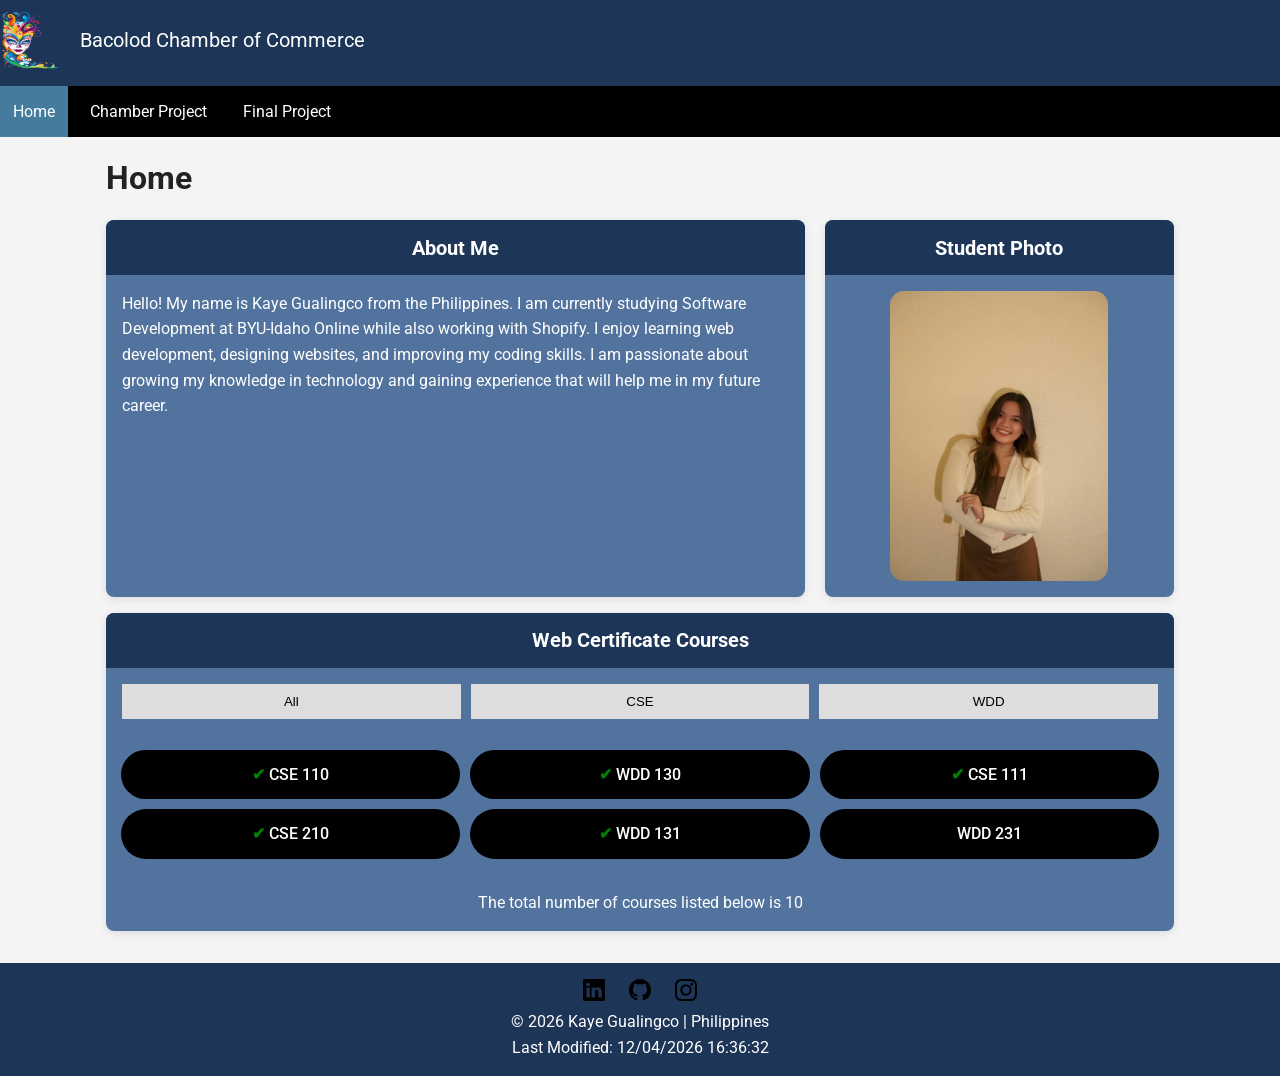
<file: index.html>
<!DOCTYPE html>
<html lang="en">

<head>
    <meta charset="UTF-8">
    <meta name="viewport" content="width=device-width, initial-scale=1.0">
    <title>Kaye J. Gualingco </title>
    <meta name="description"
        content="Kaye Gualingco's portfolio showcasing web development projects, course work, and skills in HTML, CSS, and JavaScript.">
    <meta name="author" content="Kaye Gualingco">
    <link rel="stylesheet" href="styles/course.css">
    <link rel="stylesheet" href="styles/larger-course.css">

    <link rel="icon" href="favicon.ico">

    <script src="scripts/course.js" defer></script>


    <link rel="preconnect" href="https://fonts.googleapis.com">
    <link rel="preconnect" href="https://fonts.gstatic.com" crossorigin>

    <!-- Google Font -->
    <link href="https://fonts.googleapis.com/css2?family=Roboto&display=swap" rel="stylesheet">
</head>

<body>
    <header>


        <div class="logo-title">
            <img src="images/masskara.png" alt="Site Logo" class="logo" width="50" height="50">
            <p class="site-title">Bacolod Chamber of Commerce</p>

        </div>
        <button type="button" id="menu">☰</button>


        <nav class="navigation">
            <a href="index.html" class="active">Home</a>
            <a href="chamber/index.html">Chamber Project</a>
            <a href="finalproject/index.html">Final Project</a>
        </nav>
    </header>

    <main>
        <h1>Home</h1>

        <div class="top-sections">
            <section class="card about">
                <h2>About Me</h2>
                <p>Hello! My name is Kaye Gualingco from the Philippines. I am currently studying Software Development
                    at BYU-Idaho Online while also working with Shopify. I enjoy learning web development, designing
                    websites, and improving my coding skills. I am passionate about growing my knowledge in technology
                    and gaining experience that will help me in my future career.</p>
            </section>

            <section class="card photo">
                <h2>Student Photo</h2>
                <img src="images/profile.jpg" alt="Kaye Gualingco Photo">
            </section>
        </div>

        <section class="card courses">
            <h2>Web Certificate Courses</h2>
            <div class="course-buttons">
                <button id="all">All</button>
                <button id="cse">CSE</button>
                <button id="wdd">WDD</button>
            </div>

            <div id="course-container"></div>
            <p class="credit-text">
                The total number of courses listed below is
                <span id="totalCredits"></span>
            </p>
        </section>
    </main>

    <footer>
        <div class="socials">
            <a href="https://www.linkedin.com/in/kaye-gualingco/" target="_blank"><img src="images/linkedin.svg"
                    alt="LinkedIn" width="16" height="16"></a>
            <a href="https://github.com/KayeJover/wdd231" target="_blank"><img src="images/github.svg" alt="GitHub"
                    width="16" height="16"></a>
            <a href="https://www.linkedin.com/in/kaye-gualingco-4171412ba/" target="_blank"><img
                    src="images/instagram.svg" alt="Instagram" width="16" height="16"></a>
        </div>
        <p>© <span id="currentyear"></span> Kaye Gualingco | Philippines</p>
        <p id="lastModified"></p>
    </footer>

</body>

</html>
</file>
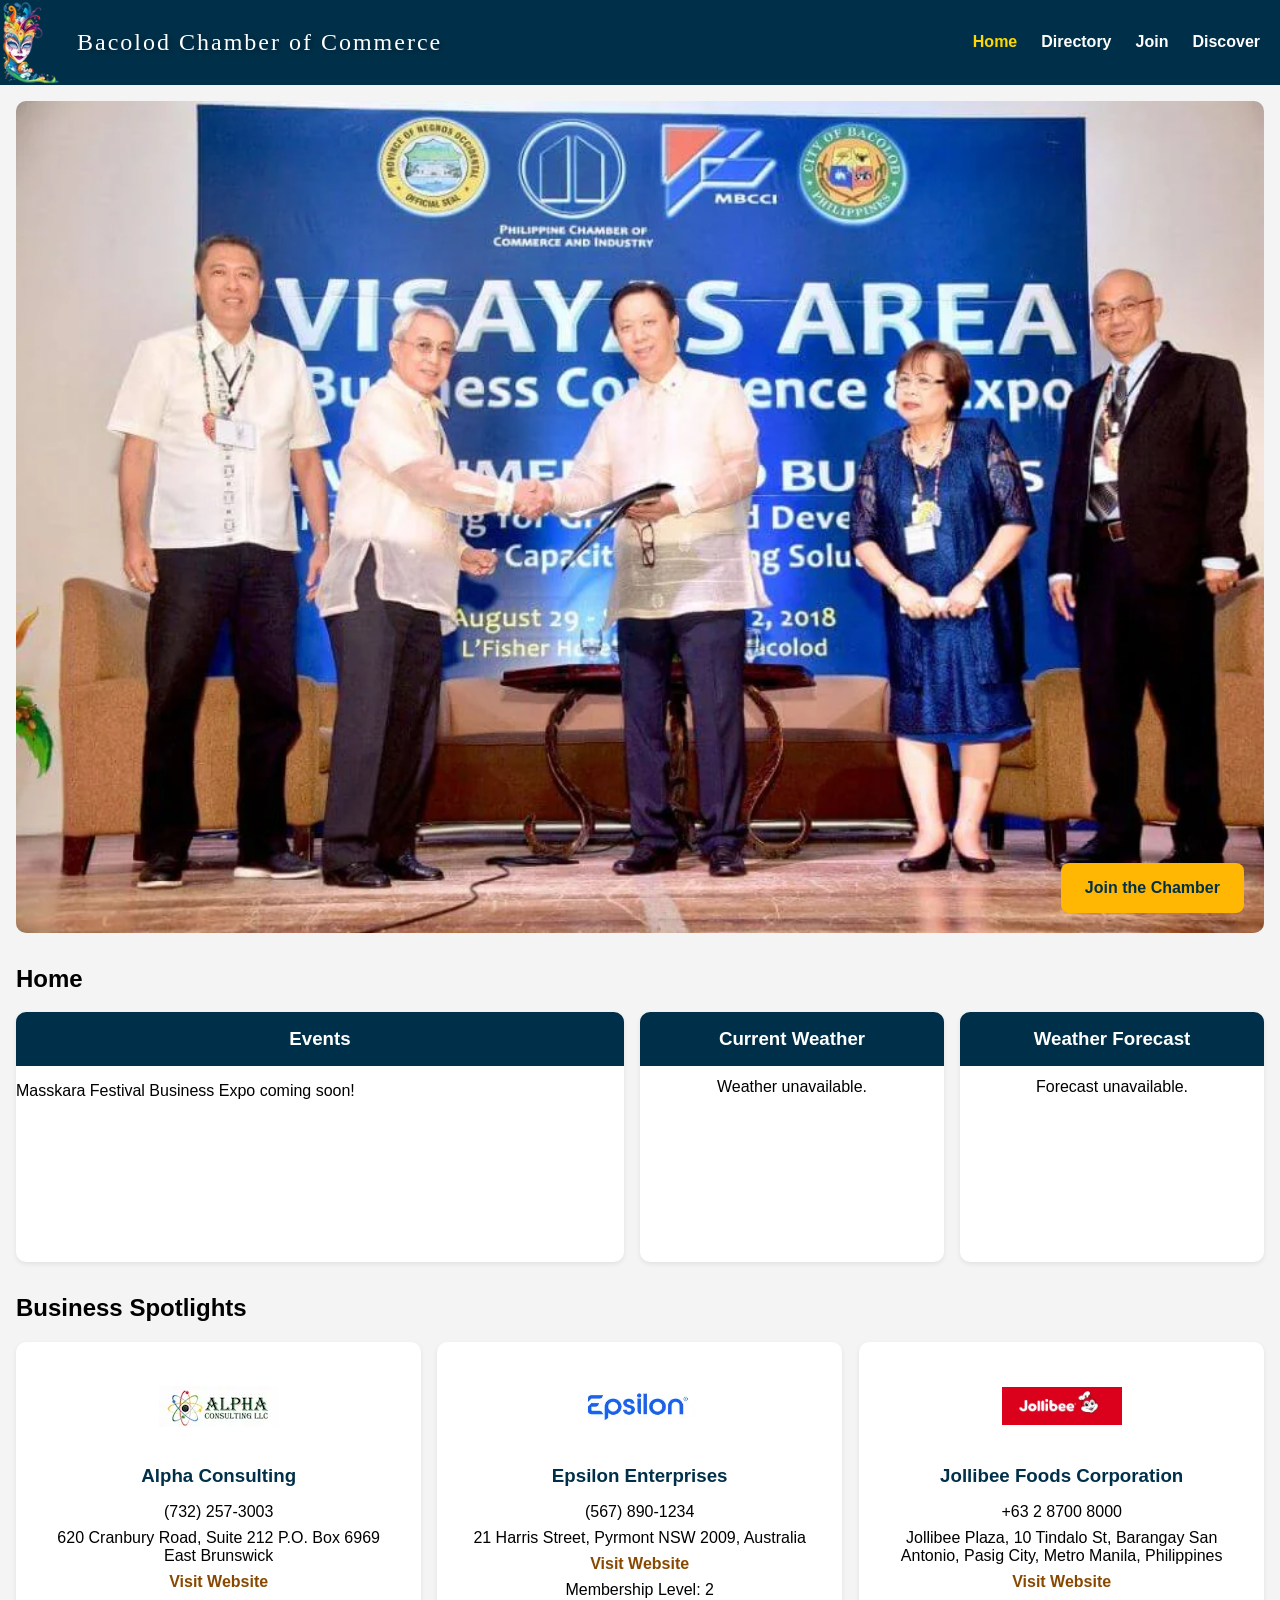
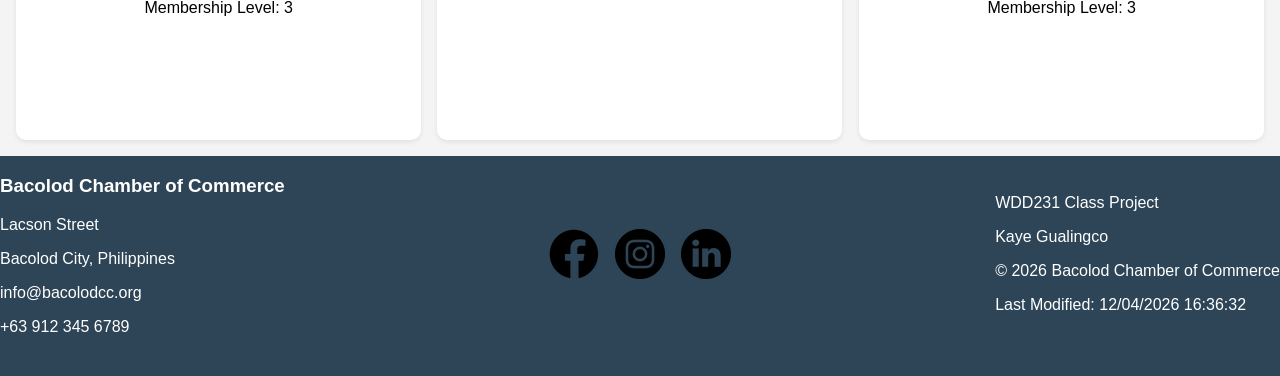
<file: chamber/index.html>
<!DOCTYPE html>
<html lang="en">

<head>

    <meta charset="UTF-8">
    <meta name="viewport" content="width=device-width, initial-scale=1.0">
    <title>Bacolod Chamber of Commerce</title>
    <meta name="description" content="Official Bacolod Chamber of Commerce home page.">
    <meta name="author" content="Kaye Gualingco">

    <link rel="icon" href="images/favicon.ico">

    <meta property="og:title" content="Bacolod Chamber of Commerce">
    <meta property="og:description" content="Discover businesses, events, and opportunities in Bacolod City.">
    <meta property="og:image" content="https://kayejover.github.io/wdd231/chamber/images/hero.webp">
    <meta property="og:url" content="https://kayejover.github.io/wdd231/chamber/index.html">
    <meta property="og:type" content="website">

    <link rel="stylesheet" href="styles/directory.css">
    <link rel="stylesheet" href="styles/small-directory.css">
  
    <script src="scripts/home.js" defer></script>


</head>

<body>

    <header>

        <div class="top-header">
            <div class="logo-title">
                <img src="images/masskara.webp" alt="Logo" width="60" height="60">
                <h1>Bacolod Chamber of Commerce</h1>

            </div>

           <nav>
            <button id="menu" aria-label="Open Menu">&#9776;</button>
        
        <ul class="navigation">
                <li><a href="https://kayejover.github.io/wdd231/chamber/index.html">Home</a></li>
                <li><a href="https://kayejover.github.io/wdd231/chamber/directory.html">Directory</a></li>                
                <li><a href="https://kayejover.github.io/wdd231/chamber/join.html">Join</a></li>
                <li><a href="https://kayejover.github.io/wdd231/chamber/discover.html">Discover</a></li>
            </ul>
        </nav>

        </div>

    </header>

    <main>

        <!-- HERO -->

        <section class="hero">

            <img src="images/hero.webp" alt="Bacolod City" width="1200" height="500">

            <a href="#" class="cta-button">
                Join the Chamber
            </a>

        </section>

        <h2>Home</h2>

        <!-- MAIN GRID -->

        <section class="home-grid">

            <!-- EVENTS -->

            <section class="card">

                <h3>Events</h3>

                <p>
                    Masskara Festival Business Expo coming soon!
                </p>

            </section>

            <!-- WEATHER -->

            <section class="card weather">

                <h3>Current Weather</h3>

                <div id="weather"></div>

            </section>

            <!-- FORECAST -->

            <section class="card forecast">

                <h3>Weather Forecast</h3>

                <div id="forecast"></div>

            </section>

        </section>

        <!-- SPOTLIGHTS -->

        <section>

            <h2>Business Spotlights</h2>

            <div id="spotlights"></div>

        </section>

    </main>

    <footer>

        <div class="footer-container">

            <div class="footer-left">

                <h3>Bacolod Chamber of Commerce</h3>

                <p>Lacson Street</p>

                <p>Bacolod City, Philippines</p>

                <p>info@bacolodcc.org</p>

                <p>+63 912 345 6789</p>

            </div>

            <div class="footer-socials">

                <img src="images/facebook.webp" alt="Facebook" width="45" height="45">

                <img src="images/instagram.webp" alt="Instagram" width="45" height="45">

                <img src="images/linkedin.webp" alt="LinkedIn" width="45" height="45">

            </div>

            <div class="footer-right">
                <p>WDD231 Class Project</p>
                <p>Kaye Gualingco</p>
                <p>&copy; 2026 Bacolod Chamber of Commerce</p>
                <p id="lastModified"></p>
            </div>

        </div>

    </footer>

</body>

</html>
</file>
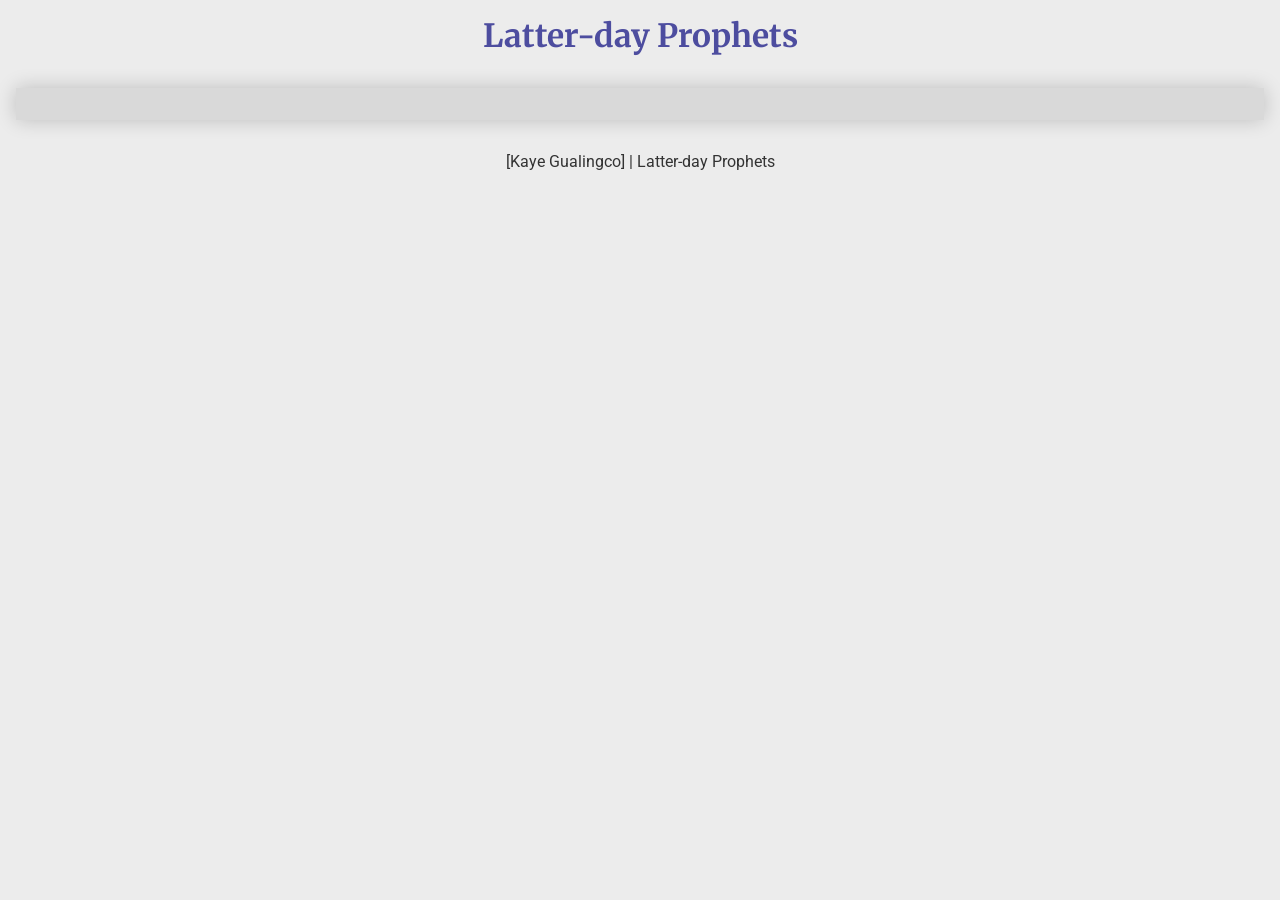
<file: prophets.html>
<!DOCTYPE html>
<html lang="en">
<head>
    <meta charset="UTF-8">
    <meta name="viewport" content="width=device-width, initial-scale=1.0">
    <title>Latter-day Prophets </title>
    <meta name="description" content="Kaye J. Gualingco">
    <meta name="author" content="Kaye Gualingco">
    <link rel="stylesheet" href="styles/prophets.css">
    <script src="scripts/prophets.js" defer></script>
</head>
<body>
  <header>
    <h1>Latter-day Prophets</h1>
</header>
      
<main>
    <div id="cards"></div>
</main>
      
<footer>
    [Kaye Gualingco] | Latter-day Prophets
</footer>  
</body>
</file>
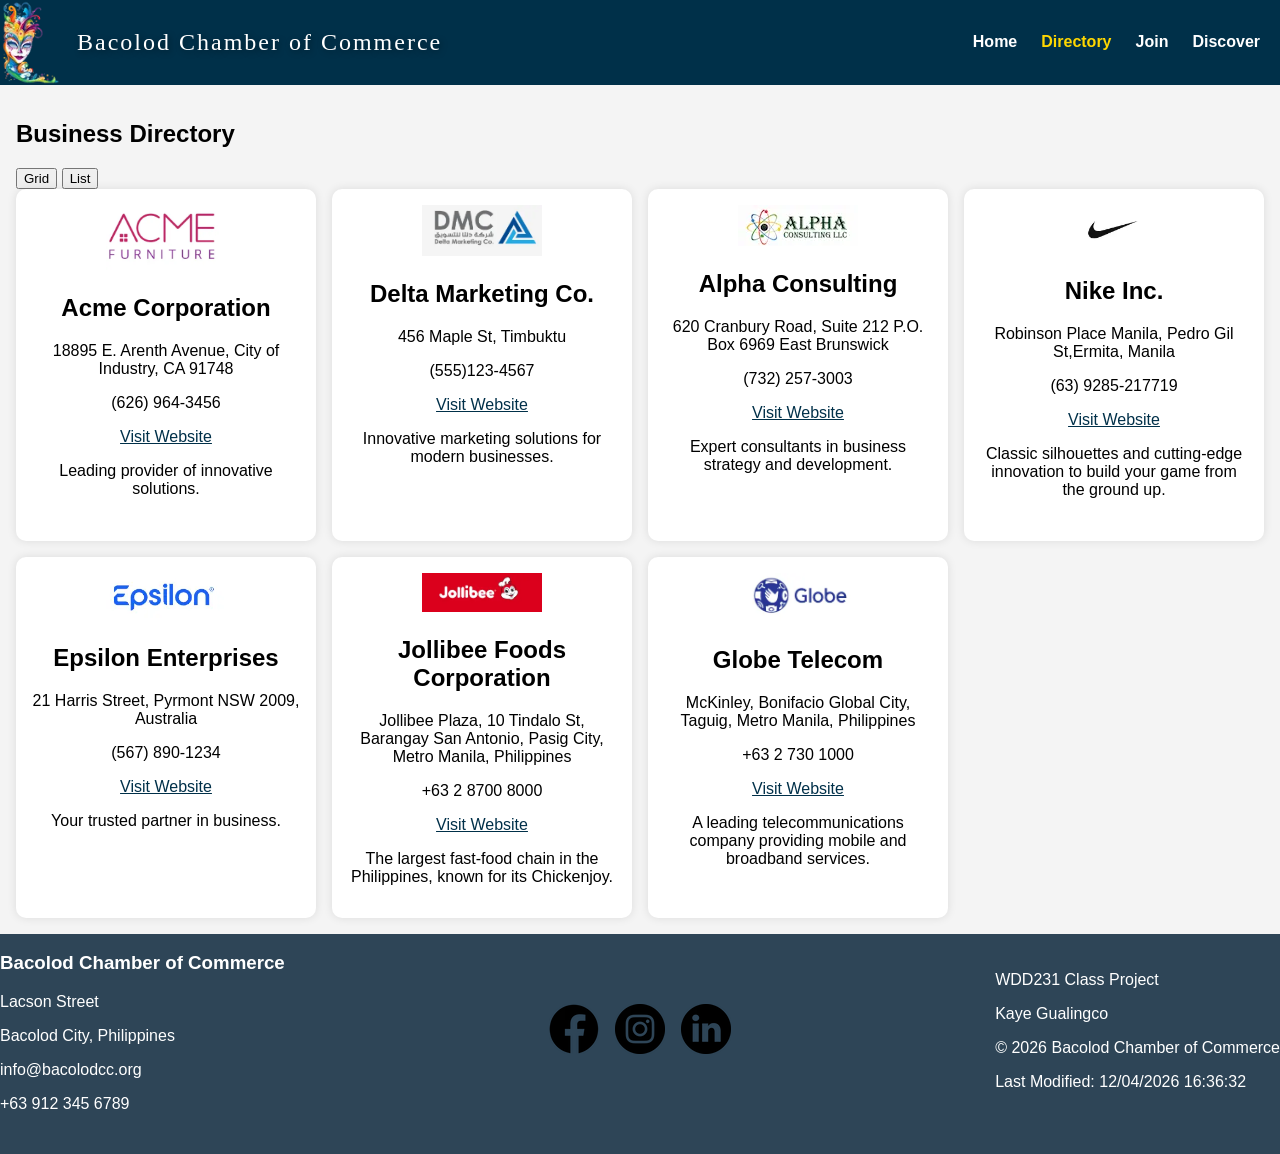
<file: chamber/directory.html>
<!DOCTYPE html>
<html lang="en">
<head>

    <meta charset="UTF-8">
    <meta name="viewport" content="width=device-width, initial-scale=1.0">
    <title>Bacolod Chamber of Commerce</title>
    <meta name="description" content="Bacolod Chamber of Commerce Directory Page">
    <meta name="author" content="Kaye Gualingco">

    <link rel="icon" href="images/favicon.ico">

    <meta property="og:title" content="Bacolod Chamber of Commerce Business Directory">
    <meta property="og:description" content="Explore the Bacolod Chamber of Commerce business directory featuring local companies, organizations, and trusted business partners in Bacolod City.">
    <meta property="og:image" content="https://kayejover.github.io/wdd231/images/masskara.webp">
    <meta property="og:url" content="https://kayejover.github.io/wdd231/chamber/directory.html">
    <meta property="og:type" content="website">

    <link rel="preconnect" href="https://fonts.googleapis.com">
    <link rel="preconnect" href="https://fonts.gstatic.com" crossorigin>
    <link
    rel="preload"
    as="style"
    href="https://fonts.googleapis.com/css2?family=Great+Vibes&display=swap"
    onload="this.onload=null;this.rel='stylesheet'"
    
>    <link rel="stylesheet" href="styles/directory.css">
    <link rel="stylesheet" href="styles/small-directory.css">

    
    <script src="scripts/directory.js" defer></script>
</head>

<body>

    <header>

    <div class="top-header">
        <div class="logo-title">
           <img 
    src="images/masskara.webp" alt="Logo" width="60" height="60">
            <h1>Bacolod Chamber of Commerce</h1>

        </div>
        
        <nav>
            <button id="menu" aria-label="Open Menu">&#9776;</button>
        
        <ul class="navigation">
                <li><a href="https://kayejover.github.io/wdd231/chamber/index.html">Home</a></li>
                <li><a href="https://kayejover.github.io/wdd231/chamber/directory.html">Directory</a></li>                
                <li><a href="https://kayejover.github.io/wdd231/chamber/join.html">Join</a></li>
                <li><a href="https://kayejover.github.io/wdd231/chamber/discover.html">Discover</a></li>
            </ul>
        </nav>

    </div>

</header>

    <main>

        <h2>Business Directory</h2>
        <div class="menu">
    <button id="grid">Grid</button>
    <button id="list">List</button>
</div>

<section id="members" class="grid"></section>

    </main>

    <footer>

        <div class="footer-container">

        <div class="footer-left">
            <h3>Bacolod Chamber of Commerce</h3>
            <p>Lacson Street</p>
            <p>Bacolod City, Philippines</p>
            <p>info@bacolodcc.org</p>
            <p>+63 912 345 6789</p>
        </div>

         <div class="footer-socials">
            <a href="#">
                <img src="images/facebook.webp" alt="Facebook" width="45" height="45">
            </a>

            <a href="#">
                <img src="images/instagram.webp" alt="Instagram" width="45" height="45">
            </a>

            <a href="#">
                <img src="images/linkedin.webp" alt="LinkedIn" width="45" height="45">
            </a>

        </div>

            <div class="footer-right">
            <p>WDD231 Class Project</p>
            <p>Kaye Gualingco</p>
            <p>&copy; 2026 Bacolod Chamber of Commerce</p>
          <p id="lastModified"></p>
        </div>
    </div>

    </footer>

</body>
</html>
</file>
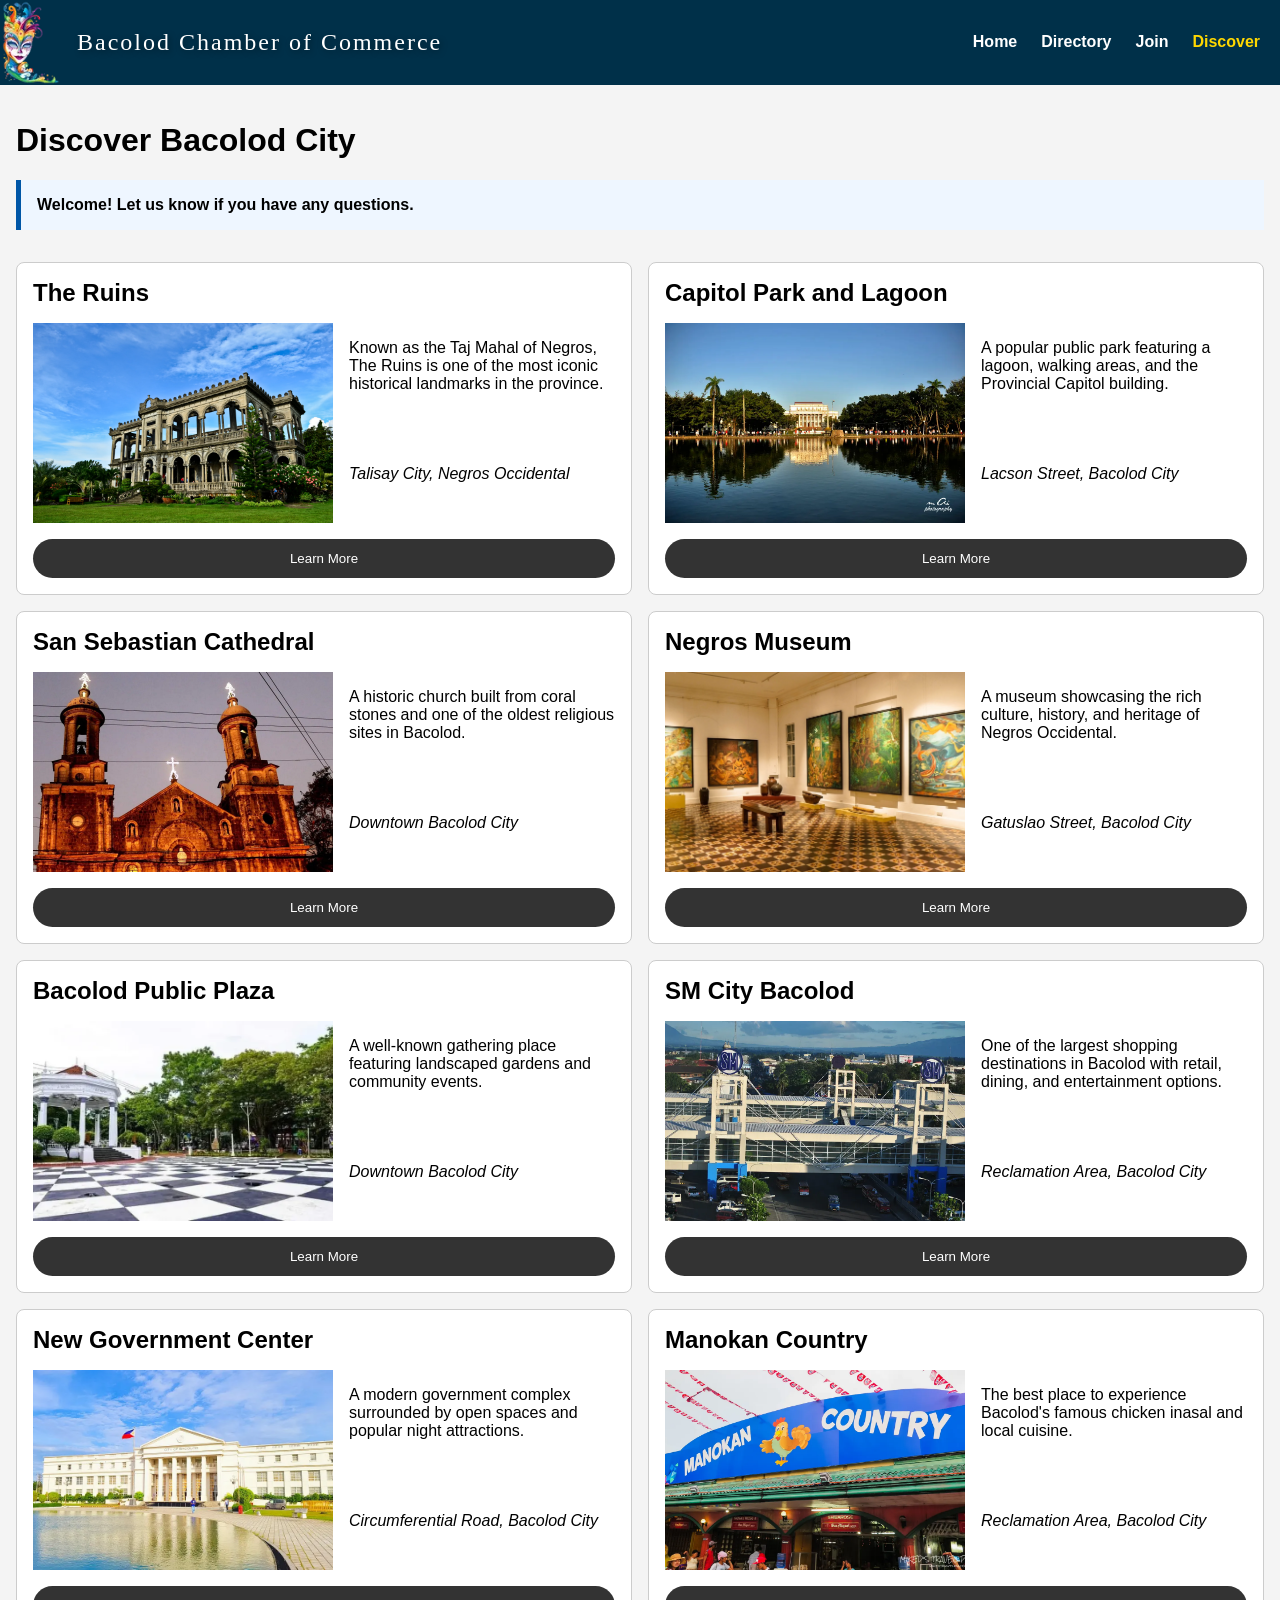
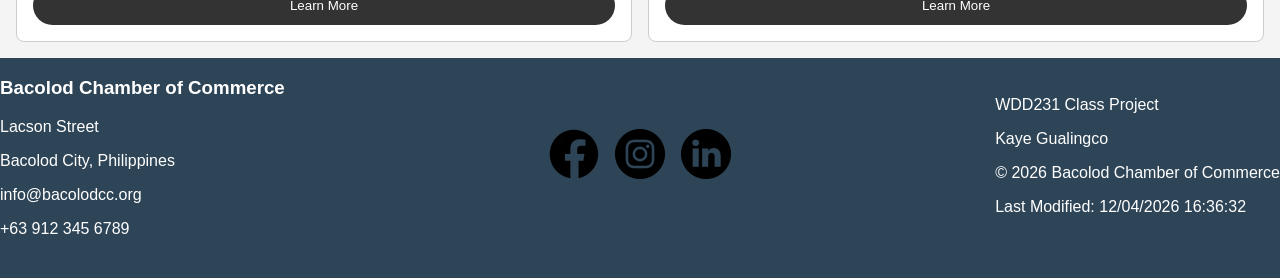
<file: chamber/discover.html>
<!DOCTYPE html>
<html lang="en">

<head>
    <meta charset="UTF-8">
    <meta name="viewport" content="width=device-width, initial-scale=1.0">
    <title>Discover Bacolod</title>
    <meta name="description" content="Bacolod Chamber of Commerce Discover Page">
    <meta name="author" content="Kaye Gualingco">

    <link rel="icon" href="images/favicon.ico">

    <meta property="og:title" content="Bacolod Chamber of Commerce Business Discover">
    <meta property="og:description"
        content="Discover Bacolod City, the City of Smiles, featuring historical landmarks, cultural attractions, local businesses, and popular destinations.">
    <meta property="og:image" content="https://kayejover.github.io/wdd231/images/masskara.webp">
    <meta property="og:url" content="https://kayejover.github.io/wdd231/chamber/discover.html">
    <meta property="og:type" content="website">

    <link rel="stylesheet" href="styles/directory.css">
    <link rel="stylesheet" href="styles/small-directory.css">
    <link rel="stylesheet" href="styles/medium.css">
    
    <script type="module" src="scripts/discover.js" defer></script>

</head>

<body>

    <header>

        <div class="top-header">
            <div class="logo-title">
                <img src="images/masskara.webp" alt="Logo" width="60" height="60">
                <h1>Bacolod Chamber of Commerce</h1>

            </div>

            <nav>
                <button id="menu" aria-label="Open Menu">&#9776;</button>

                <ul class="navigation">
                    <li><a href="https://kayejover.github.io/wdd231/chamber/index.html">Home</a></li>
                    <li><a href="https://kayejover.github.io/wdd231/chamber/directory.html">Directory</a></li>
                    <li><a href="https://kayejover.github.io/wdd231/chamber/join.html">Join</a></li>
                    <li><a href="https://kayejover.github.io/wdd231/chamber/discover.html">Discover</a></li>
                </ul>
            </nav>
        </div>

    </header>

    <main>

        <h1>Discover Bacolod City</h1>

        <section id="visitor-message" class="visitor-message"></section>

        <section id="discover-cards" class="discover-grid"></section>
<div id="place-modal" class="modal">
    <div class="modal-content">
        <span class="close-modal">&times;</span>
        <h2 id="modal-title"></h2>
        <p id="modal-description"></p>
    </div>
</div>
    </main>

    <footer>

        <div class="footer-container">

            <div class="footer-left">
                <h3>Bacolod Chamber of Commerce</h3>
                <p>Lacson Street</p>
                <p>Bacolod City, Philippines</p>
                <p>info@bacolodcc.org</p>
                <p>+63 912 345 6789</p>
            </div>

            <div class="footer-socials">
                <a href="#">
                    <img src="images/facebook.webp" alt="Facebook" width="45" height="45">
                </a>

                <a href="#">
                    <img src="images/instagram.webp" alt="Instagram" width="45" height="45">
                </a>

                <a href="#">
                    <img src="images/linkedin.webp" alt="LinkedIn" width="45" height="45">
                </a>

            </div>

            <div class="footer-right">
                <p>WDD231 Class Project</p>
                <p>Kaye Gualingco</p>
                <p>&copy; 2026 Bacolod Chamber of Commerce</p>
                <p id="lastModified"></p>
            </div>
        </div>

    </footer>

</body>

</html>
</file>
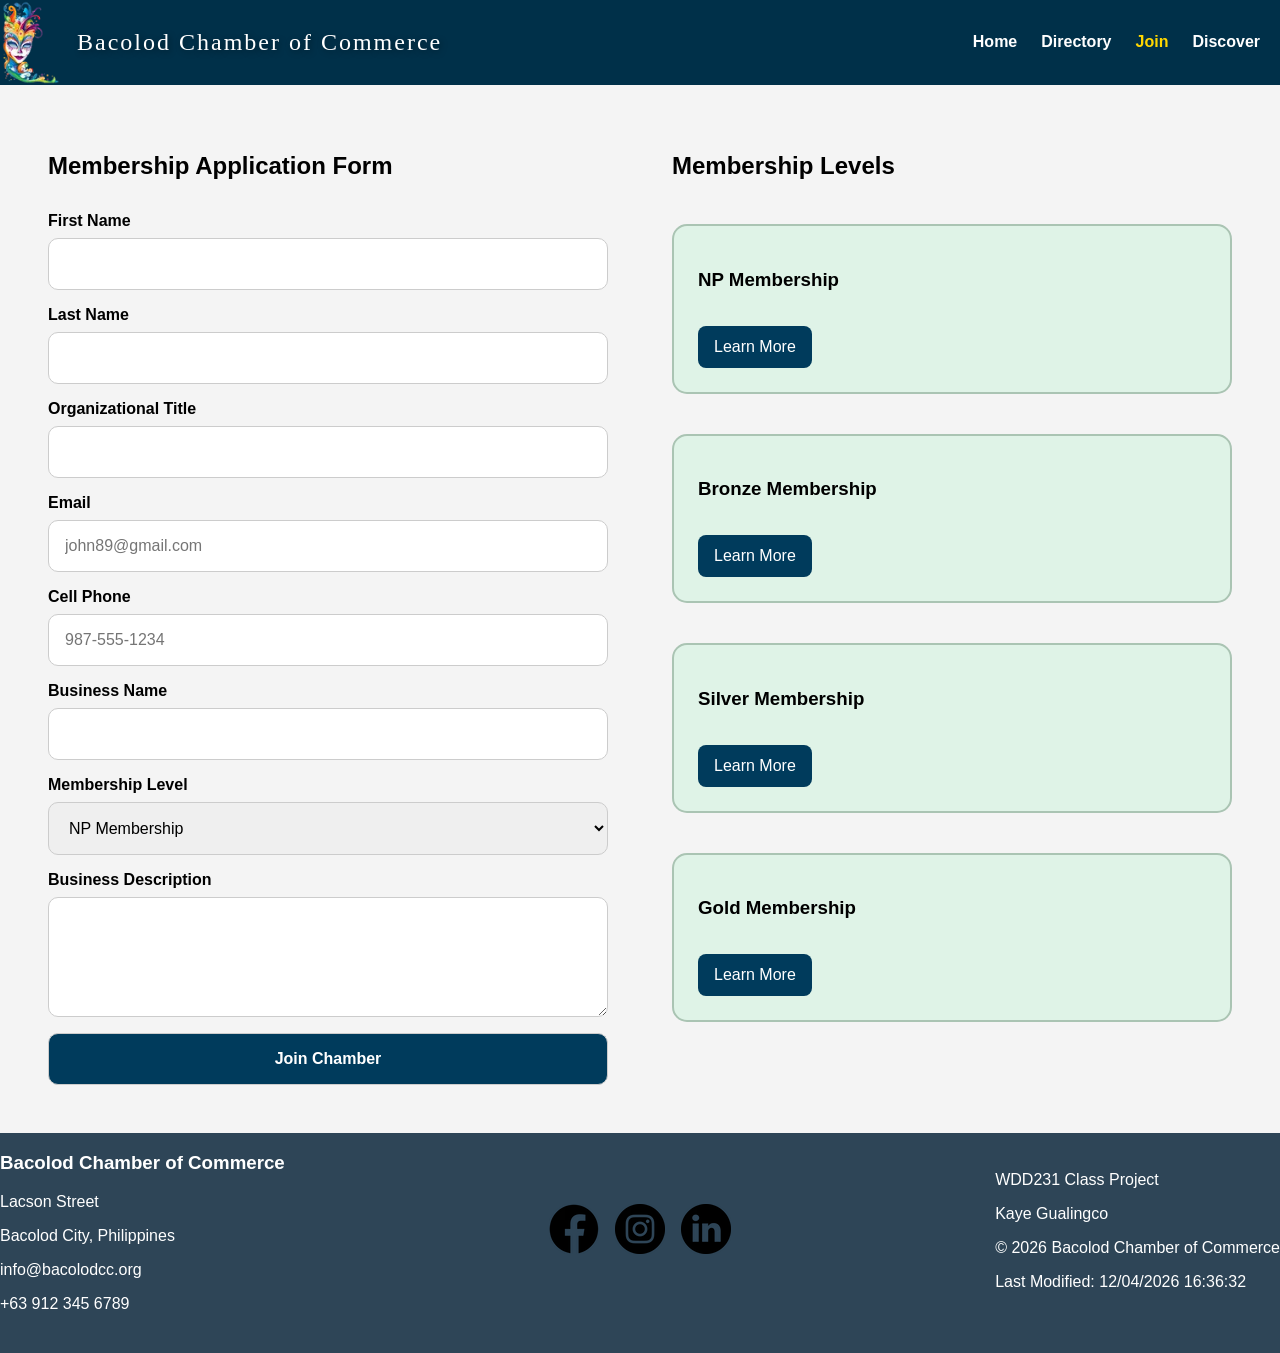
<file: chamber/join.html>
<!DOCTYPE html>
<html lang="en">
<head>

    <meta charset="UTF-8">
    <meta name="viewport" content="width=device-width, initial-scale=1.0">
    <title>Bacolod Chamber of Commerce</title>
    <meta name="description" content="Bacolod Chamber of Commerce Join Page">
    <meta name="author" content="Kaye Gualingco">

    <link rel="icon" href="images/favicon.ico">

    <meta property="og:title" content="Bacolod Chamber of Commerce Business Join">
    <meta property="og:description" content="Join the Bacolod Chamber of Commerce and connect with local businesses, organizations, and trusted partners in Bacolod City.">
    <meta property="og:image" content="https://kayejover.github.io/wdd231/images/masskara.webp">
    <meta property="og:url" content="https://kayejover.github.io/wdd231/chamber/join.html">
    <meta property="og:type" content="website">

    <link rel="preconnect" href="https://fonts.googleapis.com">
    <link rel="preconnect" href="https://fonts.gstatic.com" crossorigin>
    <link rel="preload" as="style"
    href="https://fonts.googleapis.com/css2?family=Great+Vibes&display=swap"
    onload="this.onload=null;this.rel='stylesheet'"
>
    <link rel="stylesheet" href="styles/directory.css">
    <link rel="stylesheet" href="styles/small-directory.css">
    <link rel="stylesheet" href="styles/medium.css">

    
    <script src="scripts/join.js" defer></script>

</head>

<body>

    <header>

    <div class="top-header">
        <div class="logo-title">
           <img 
    src="images/masskara.webp" alt="Logo" width="60" height="60">
            <h1>Bacolod Chamber of Commerce</h1>

        </div>
        
        <nav>
            <button id="menu" aria-label="Open Menu">&#9776;</button>
        
        <ul class="navigation">
                <li><a href="https://kayejover.github.io/wdd231/chamber/index.html">Home</a></li>
                <li><a href="https://kayejover.github.io/wdd231/chamber/directory.html">Directory</a></li>                
                <li><a href="https://kayejover.github.io/wdd231/chamber/join.html">Join</a></li>
                <li><a href="https://kayejover.github.io/wdd231/chamber/discover.html">Discover</a></li>
            </ul>
        </nav>
       
            
    </div>

</header>

  <main class="join-page">

    <!-- LEFT SIDE -->
    <section class="join-form-section">

        <h1>Membership Application Form</h1>

        <form method="get" action="thankyou.html">

    <input
        type="hidden"
        id="timestamp"
        name="timestamp"
    >

          <label>
    First Name
    <input
        type="text"
        name="firstName"
        autocomplete="given-name"
        required
    >
</label>

<label>
    Last Name
    <input
        type="text"
        name="lastName"
        autocomplete="family-name"
        required
    >
</label>

<label>
    Organizational Title
    <input
        type="text"
        name="title"
        autocomplete="organization-title"
        pattern="[A-Za-z\s\-]{7,}"
        title="Only letters, spaces, and hyphens allowed. Minimum 7 characters."
    >
</label>

<label>
    Email
    <input
        type="email"
        name="email"
        autocomplete="email"
        placeholder="john89@gmail.com"
        required
    >
</label>

<label>
    Cell Phone
    <input
        type="tel"
        name="phone"
        autocomplete="tel"
        placeholder="987-555-1234"
        required
    >
</label>

<label>
    Business Name
    <input
        type="text"
        name="business"
        autocomplete="organization"
        required
    >
</label>

            <label>
                Membership Level

                <select name="membership">

                    <option value="np">
                        NP Membership
                    </option>

                    <option value="bronze">
                        Bronze Membership
                    </option>

                    <option value="silver">
                        Silver Membership
                    </option>

                    <option value="gold">
                        Gold Membership
                    </option>

                </select>

            </label>

            <label>
                Business Description

                <textarea name="description"></textarea>

            </label>

            <input
                type="submit"
                value="Join Chamber"
                class="submit-btn"
            >

        </form>

    </section>

    <!-- RIGHT SIDE -->
    <aside class="membership-section">

        <h2>Membership Levels</h2>

           <div class="membership-card">
        <h3>NP Membership</h3>
        <a href="#" onclick="document.getElementById('npModal').showModal(); return false;">
            Learn More
        </a>
    </div>

    <div class="membership-card">
        <h3>Bronze Membership</h3>
        <a href="#" onclick="document.getElementById('bronzeModal').showModal(); return false;">
            Learn More
        </a>
    </div>

    <div class="membership-card">
        <h3>Silver Membership</h3>
        <a href="#" onclick="document.getElementById('silverModal').showModal(); return false;">
            Learn More
        </a>
    </div>

    <div class="membership-card">
        <h3>Gold Membership</h3>
        <a href="#" onclick="document.getElementById('goldModal').showModal(); return false;">
            Learn More
        </a>
    </div>

    </aside>
   

</main>

    <footer>

        <div class="footer-container">

        <div class="footer-left">
            <h3>Bacolod Chamber of Commerce</h3>
            <p>Lacson Street</p>
            <p>Bacolod City, Philippines</p>
            <p>info@bacolodcc.org</p>
            <p>+63 912 345 6789</p>
        </div>

         <div class="footer-socials">
            <a href="#">
                <img src="images/facebook.webp" alt="Facebook" width="45" height="45">
            </a>

            <a href="#">
                <img src="images/instagram.webp" alt="Instagram" width="45" height="45">
            </a>

            <a href="#">
                <img src="images/linkedin.webp" alt="LinkedIn" width="45" height="45">
            </a>

        </div>

         <div class="footer-right">
            <p>WDD231 Class Project</p>
            <p>Kaye Gualingco</p>
            <p>&copy; 2026 Bacolod Chamber of Commerce</p>
          <p id="lastModified"></p>
        </div>
    </div>

    </footer>
<dialog id="npModal">
    <h2>NP Membership</h2>
    <p>No membership fee.</p>
    <p>Perfect for non-profit organizations.</p>
    <button onclick="document.getElementById('npModal').close()">
        Close
    </button>
</dialog>

<dialog id="bronzeModal">
    <h2>Bronze Membership</h2>
    <p>Basic membership package.</p>
    <ul>
        <li>Business Directory Listing</li>
        <li>Networking Opportunities</li>
        <li>Monthly Newsletter</li>
    </ul>
    <button onclick="document.getElementById('bronzeModal').close()">
        Close
    </button>
</dialog>

<dialog id="silverModal">
    <h2>Silver Membership</h2>
    <ul>
        <li>All Bronze Benefits</li>
        <li>Event Discounts</li>
        <li>Training Workshops</li>
        <li>Business Promotion</li>
    </ul>
    <button onclick="document.getElementById('silverModal').close()">
        Close
    </button>
</dialog>

<dialog id="goldModal">
    <h2>Gold Membership</h2>
    <ul>
        <li>All Silver Benefits</li>
        <li>Homepage Spotlight Feature</li>
        <li>Premium Advertising</li>
        <li>VIP Event Access</li>
    </ul>
    <button onclick="document.getElementById('goldModal').close()">
        Close
    </button>
</dialog>
</body>
</html>
</file>
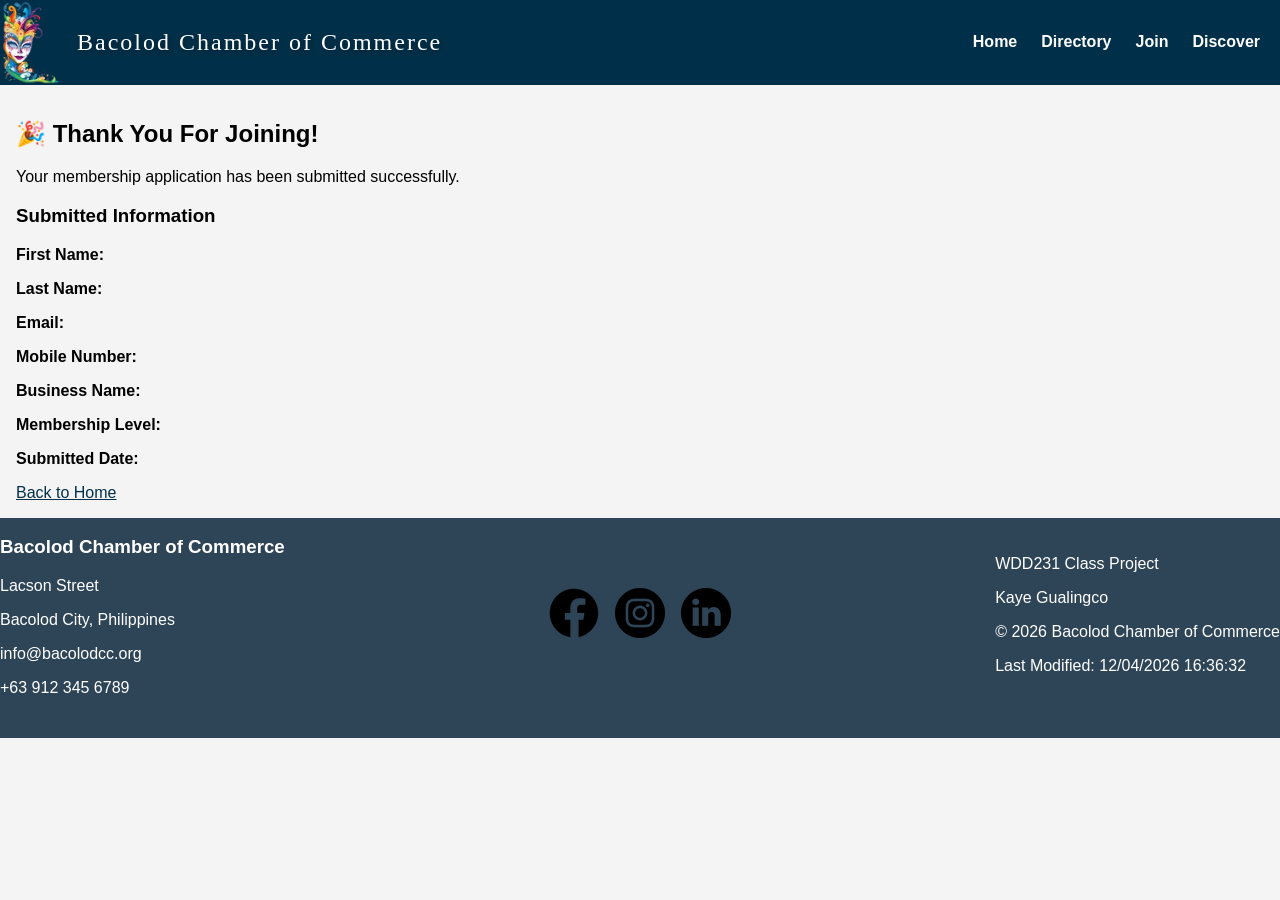
<file: chamber/thankyou.html>
<!DOCTYPE html>
<html lang="en">
<head>

    <meta charset="UTF-8">
    <meta name="viewport" content="width=device-width, initial-scale=1.0">
    <title>Thank You | Bacolod Chamber</title>

    <meta
        name="description"
        content="Thank you page for Bacolod Chamber of Commerce membership application.">

    <meta
        name="author"
        content="Kaye Gualingco">

    <link rel="icon" href="images/favicon.ico">

    <link rel="stylesheet" href="styles/directory.css">

    <link rel="stylesheet" href="styles/small-directory.css">

    <script src="scripts/thankyou.js" defer></script>

</head>

<body>

<header>

    <div class="top-header">

        <div class="logo-title">

            <img
                src="images/masskara.webp"
                alt="Logo"
                width="60"
                height="60"
            >

            <h1>Bacolod Chamber of Commerce</h1>

        </div>

            <button id="menu" aria-label="Open Menu">&#9776;</button>

        <nav>

            <ul class="navigation">

                <li>
                    <a href="index.html">Home</a>
                </li>

                <li>
                    <a href="directory.html">Directory</a>
                </li>

                <li>
                    <a href="join.html">Join</a>
                </li>

                <li>
                    <a href="#">Discover</a>
                </li>

            </ul>

        </nav>

    </div>

</header>

<main class="thankyou-page">

    <section class="thankyou-card">

        <h2>🎉 Thank You For Joining!</h2>

        <p>
            Your membership application has been submitted successfully.
        </p>

        <div class="submitted-info">

            <h3>Submitted Information</h3>

            <p>
                <strong>First Name:</strong>
                <span id="firstName"></span>
            </p>

            <p>
                <strong>Last Name:</strong>
                <span id="lastName"></span>
            </p>

            <p>
                <strong>Email:</strong>
                <span id="email"></span>
            </p>

            <p>
                <strong>Mobile Number:</strong>
                <span id="phone"></span>
            </p>

            <p>
                <strong>Business Name:</strong>
                <span id="business"></span>
            </p>

            <p>
                <strong>Membership Level:</strong>
                <span id="membership"></span>
            </p>

            <p>
                <strong>Submitted Date:</strong>
                <span id="timestamp"></span>
            </p>

        </div>

        <a
            href="index.html"
            class="back-home"
        >
            Back to Home
        </a>

    </section>

</main>

<footer>

    <div class="footer-container">

        <div class="footer-left">

            <h3>Bacolod Chamber of Commerce</h3>

            <p>Lacson Street</p>

            <p>Bacolod City, Philippines</p>

            <p>info@bacolodcc.org</p>

            <p>+63 912 345 6789</p>

        </div>

        <div class="footer-socials">

            <a href="#">
                <img
                    src="images/facebook.webp"
                    alt="Facebook"
                    width="45"
                    height="45"
                >
            </a>

            <a href="#">
                <img
                    src="images/instagram.webp"
                    alt="Instagram"
                    width="45"
                    height="45"
                >
            </a>

            <a href="#">
                <img
                    src="images/linkedin.webp"
                    alt="LinkedIn"
                    width="45"
                    height="45"
                >
            </a>

        </div>

        <div class="footer-right">
            <p>WDD231 Class Project</p>
            <p>Kaye Gualingco</p>
            <p>&copy; 2026 Bacolod Chamber of Commerce</p>
          <p id="lastModified"></p>
        </div>

    </div>

</footer>

</body>
</html>
</file>
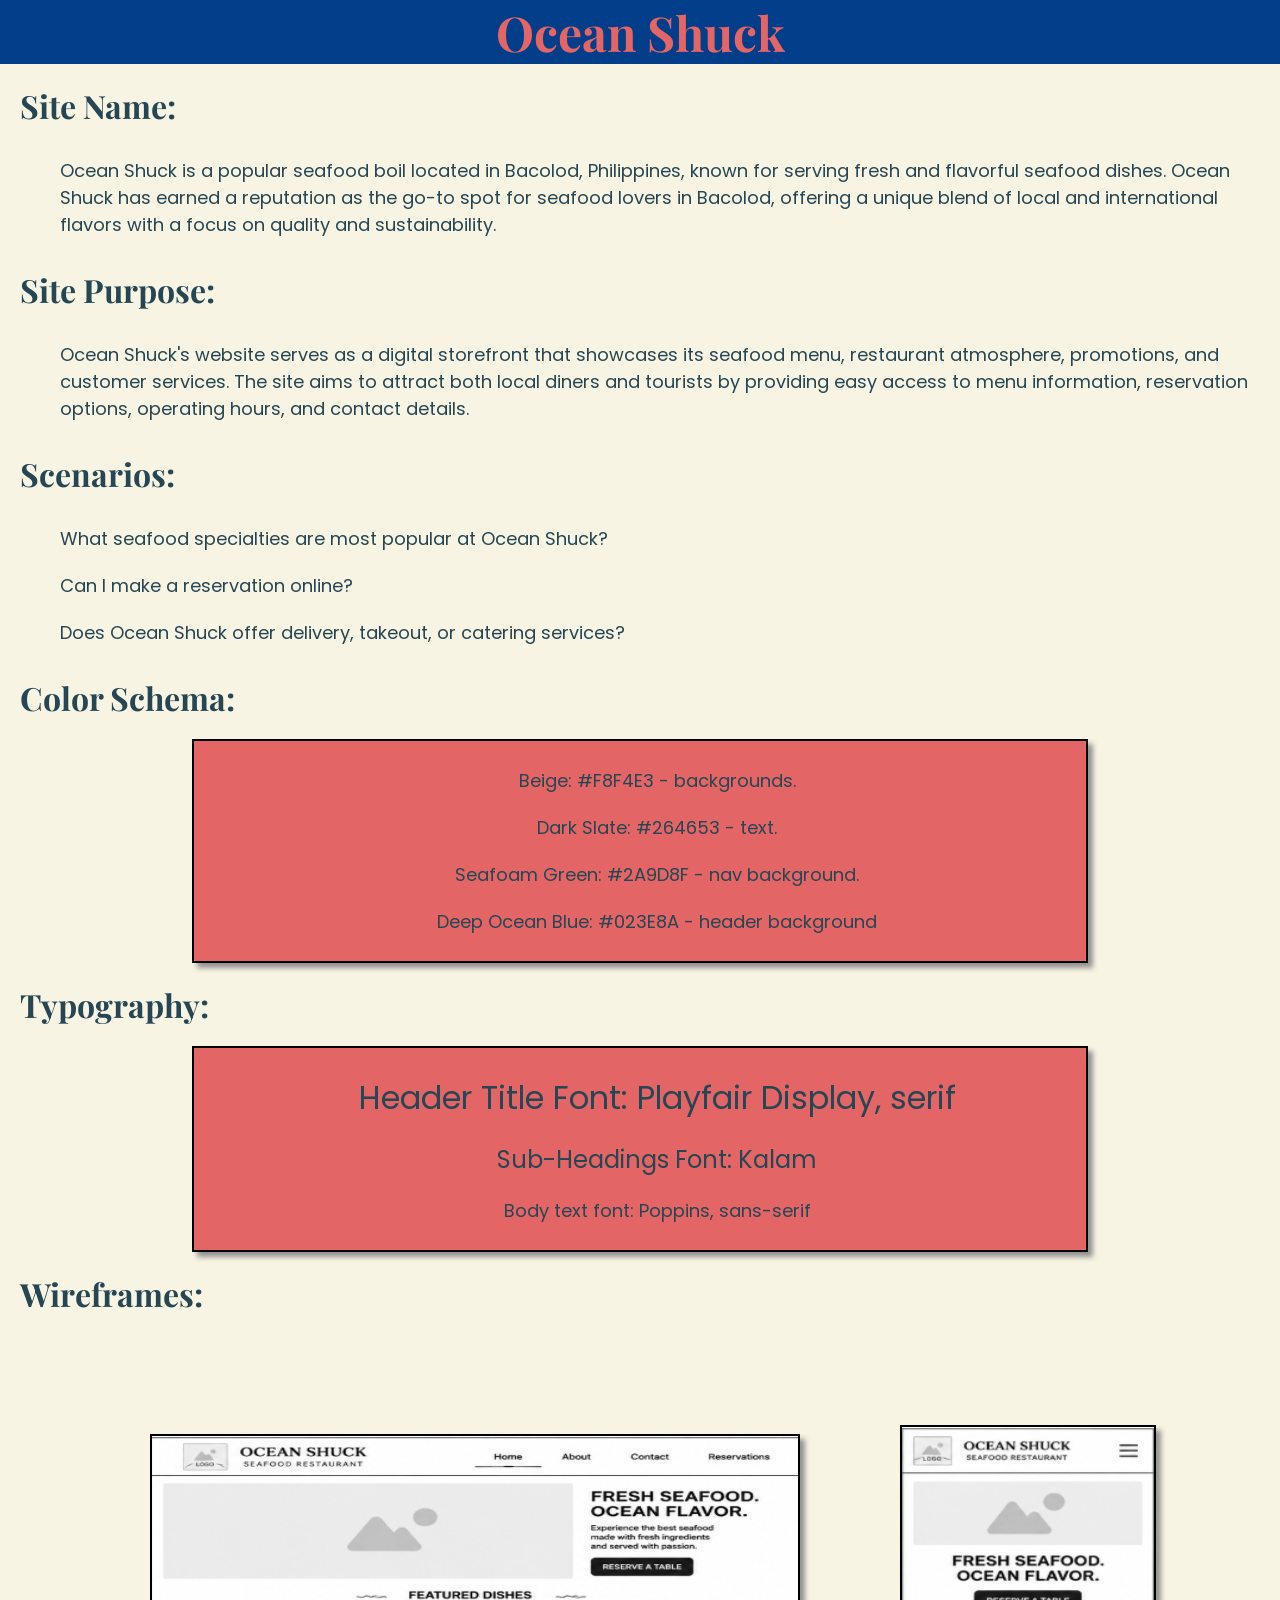
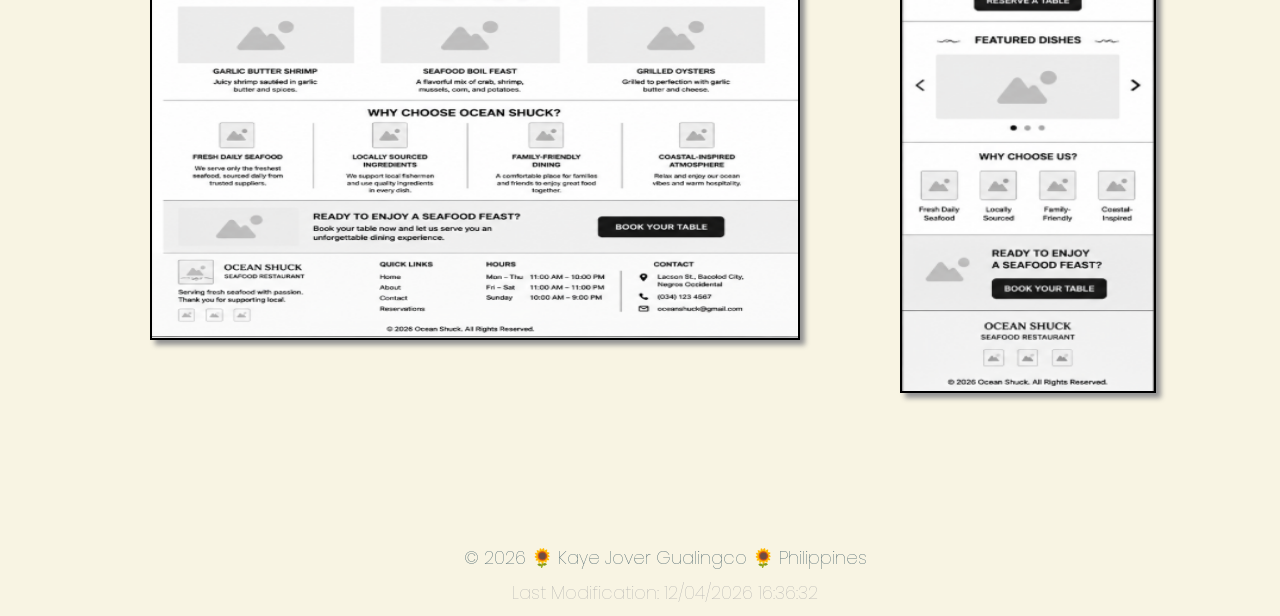
<file: chamber/website-plan.html>
<!DOCTYPE html>
<html lang="en">

<head>
    <meta charset="UTF-8">
    <meta name="viewport" content="width=device-width, initial-scale=1.0">
    <title>WDD 231 | Website Plan </title>
    <meta name="description" content="WDD 231 - Web Frontend Development I - Kaye Gualingco - Wesite Plan ">
    <meta name="author" content="Kaye Gualingco">
    <link rel="stylesheet" href="styles/website-plan.css">

    <link href="https://fonts.googleapis.com/css2?family=Playfair+Display:wght@600;700&display=swap" rel="stylesheet">
    <link href="https://fonts.googleapis.com/css2?family=Poppins:wght@300;400;500;600&display=swap" rel="stylesheet">
    
    <script src="scripts/website-plan.js" defer></script>

</head>

<body>
    <header>
        <h1>Ocean Shuck</h1>
    </header>

    <main>
        <div id="header"></div>
        <section>
            <h2>Site Name:</h2>
            <p>Ocean Shuck is a popular seafood boil located in Bacolod, Philippines, known for serving fresh and
                flavorful seafood dishes.
                Ocean Shuck has earned a reputation as the go-to spot for seafood lovers in Bacolod, offering a unique
                blend of local and international flavors with a focus on quality and sustainability. </p>
        </section>
        <section>
            <h2>Site Purpose:</h2>
            <p>Ocean Shuck's website serves as a digital storefront that showcases its seafood menu, restaurant
                atmosphere, promotions, and customer services. The site aims to attract both local diners and tourists
                by providing easy access to menu information, reservation options, operating hours, and contact details.
            </p>
        </section>

        <section id="scenarios">
            <h2>Scenarios:</h2>
            <ul>
                <li>
                    <p>What seafood specialties are most popular at Ocean Shuck?</p>
                </li>
                <li>
                    <p>Can I make a reservation online?</p>
                </li>
                <li>
                    <p>Does Ocean Shuck offer delivery, takeout, or catering services?</p>
                </li>
            </ul>
        </section>

        <section>
            <h2>Color Schema:</h2>
            <ul id="color-schema">
                <li>
                    <p> Beige: #F8F4E3 - backgrounds.</p>
                </li>
                <li>
                    <p> Dark Slate: #264653 - text.</p>
                </li>
                <li>
                    <p>Seafoam Green: #2A9D8F - nav background.</p>
                </li>
                <li>
                    <p>Deep Ocean Blue: #023E8A - header background</p>
                </li>

            </ul>
        </section>
        <section>
            <h2>Typography:</h2>
            <ul id="typography">
                <li>
                    <p id="typo1">Header Title Font: Playfair Display, serif</p>
                </li>
                <li>
                    <p id="typo2">Sub-Headings Font: Kalam</p>
                </li>
                <li>
                    <p>Body text font: Poppins, sans-serif</p>
                </li>
            </ul>
        </section>
        <section id="wireframes">
            <h2>Wireframes:</h2>
            <h3 id="mobile">Wireframe for Mobile View</h3>
            <img id="wireframe-mobile" src="images/small.png" alt="wireframe for mobile" loading="lazy" width="211"
                height="568">

            <h3 id="desktop">Wireframe for Desktop View</h3>
            <img id="wireframe-desktop" src="images/large.png" alt="wireframe for desktop" loading="lazy" width="388"
                height="506">
        </section>
    </main>
    <footer>
        <p>&copy; <span id="currentyear"></span> 🌻 Kaye Jover Gualingco 🌻 Philippines</p>
        <p id="lastModified"></p>

    </footer>
    <script>
        document.getElementById('currentyear').textContent = new Date().getFullYear();
        document.getElementById('lastModified').textContent = 'Last Modification: ' + document.lastModified;


    </script>
</body>

</html>
</file>
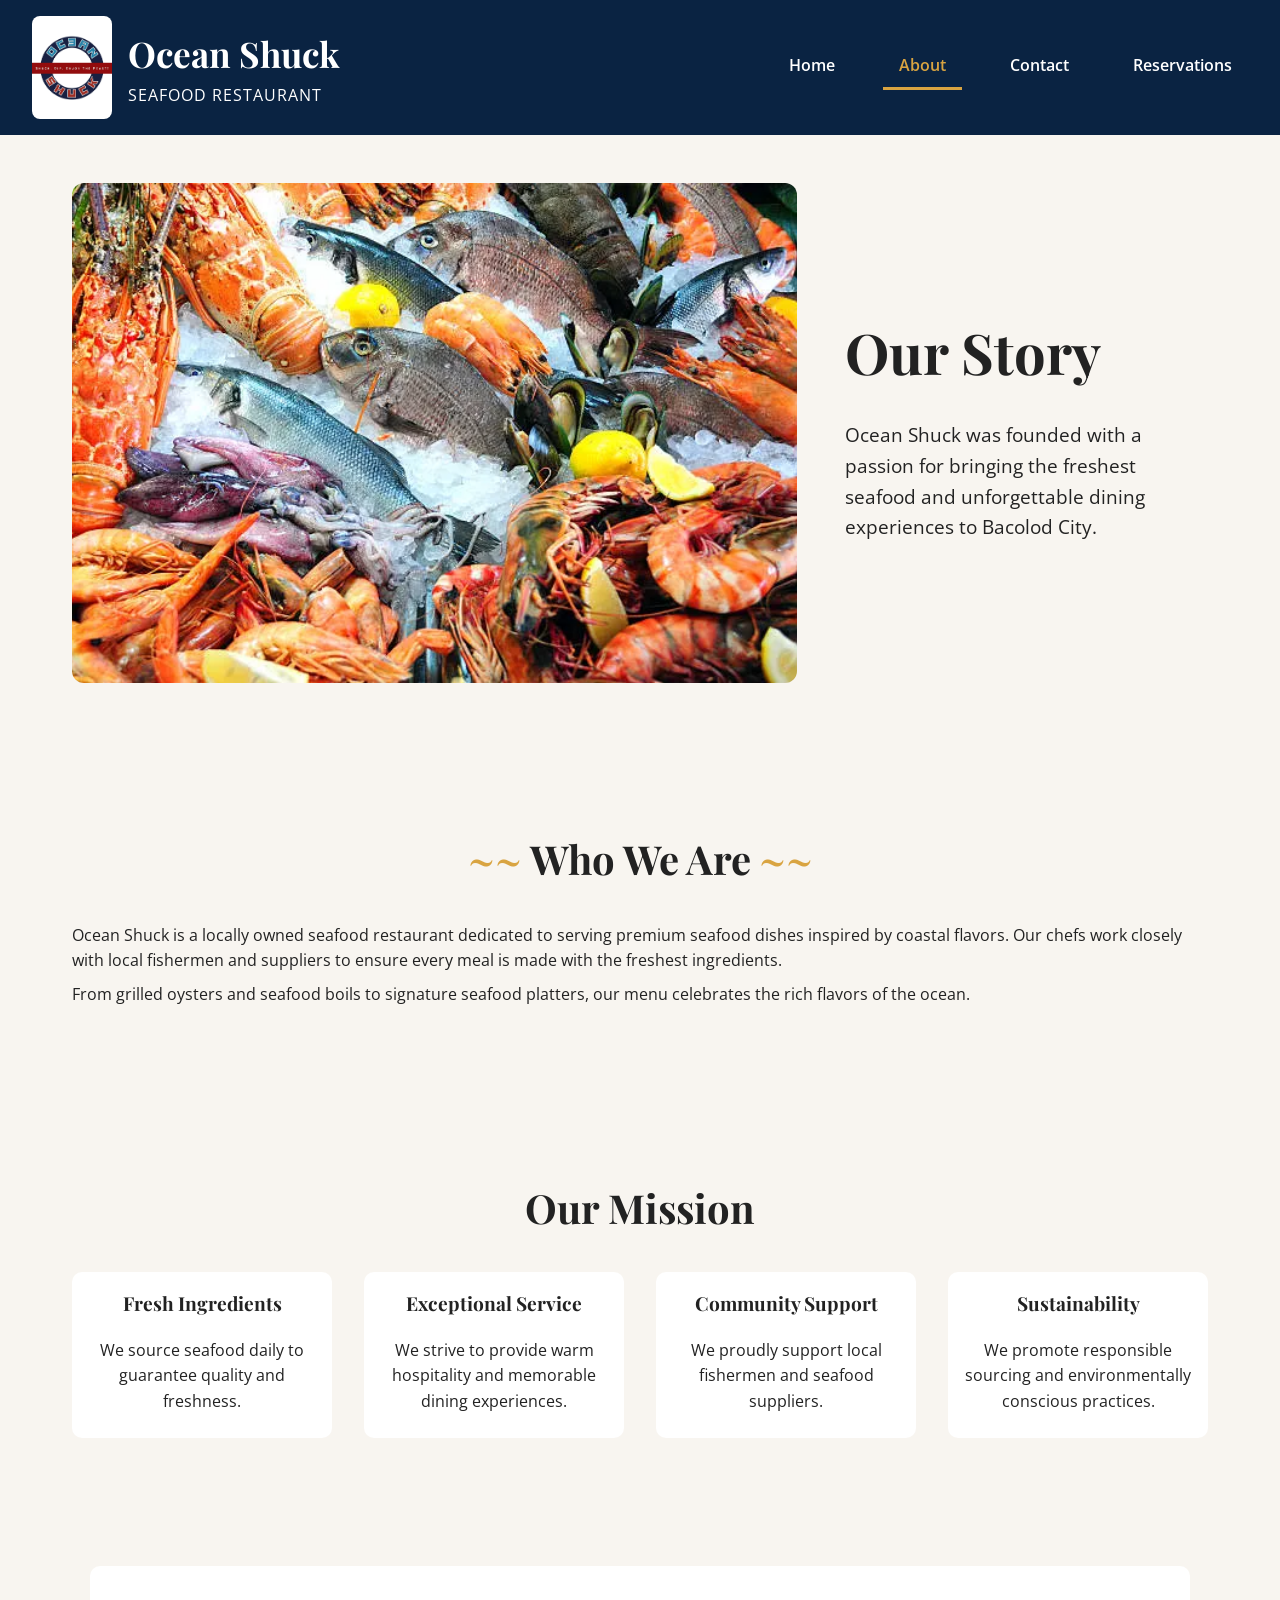
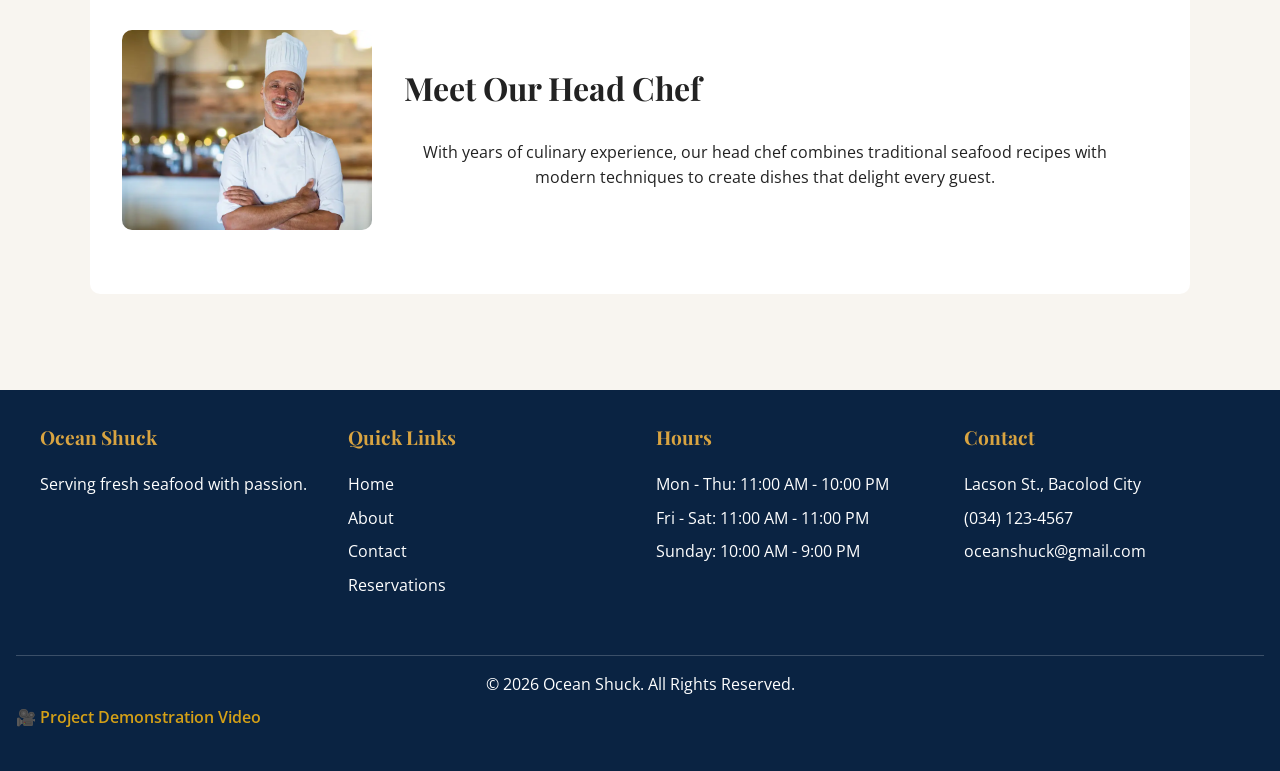
<file: finalproject/about.html>
<!DOCTYPE html>
<html lang="en">

<head>
    <meta charset="UTF-8">
    <meta name="viewport" content="width=device-width, initial-scale=1.0">

    <title>About Us | Ocean Shuck</title>

    <meta name="description"
        content="Learn about Ocean Shuck, our story, mission, and commitment to serving fresh seafood in Bacolod City.">

    <meta name="author" content="Kaye Gualingco">

    <link rel="icon" href="images/favicon.ico">

    <meta property="og:title" content="Ocean Shuck">
    <meta property="og:description" content="Fresh Seafood. Ocean Flavor.">
    <meta property="og:image" content="images/logo.webp">
    <meta property="og:type" content="website">

    <link rel="preconnect" href="https://fonts.googleapis.com">
    <link rel="preconnect" href="https://fonts.gstatic.com" crossorigin>

    <link
        href="https://fonts.googleapis.com/css2?family=Playfair+Display:wght@700&family=Open+Sans:wght@400;600&display=swap"
        rel="stylesheet">

    <link rel="stylesheet" href="styles/base.css">
    <link rel="stylesheet" href="styles/small.css">
    <link rel="stylesheet" href="styles/medium.css">
    <link rel="stylesheet" href="styles/large.css">

    <script src="scripts/navigation.js" defer></script>

</head>

<body>

    <header>

        <div class="logo-area">

            <img src="images/logo.webp" alt="Ocean Shuck Logo" width="80" height="80">

            <div>
                <h1>Ocean Shuck</h1>
                <p>Seafood Restaurant</p>
            </div>

        </div>

        <button id="menu" aria-label="Open Navigation Menu" aria-expanded="false">
            ☰
        </button>

        <nav>

            <ul class="navigation">

                <li>
                    <a href="index.html">Home</a>
                </li>

                <li>
                    <a href="about.html" class="active">About</a>
                </li>

                <li>
                    <a href="contact.html">Contact</a>
                </li>

                <li>
                    <a href="reservations.html">Reservations</a>
                </li>

            </ul>

        </nav>

    </header>

    <main>

        <!-- PAGE HERO -->

        <section class="hero">

            <img src="images/about-hero.webp" alt="Fresh seafood display" width="900" height="500" fetchpriority="high">

            <div class="hero-content">

                <h2>Our Story</h2>

                <p>
                    Ocean Shuck was founded with a passion for bringing the
                    freshest seafood and unforgettable dining experiences
                    to Bacolod City.
                </p>

            </div>

        </section>

        <!-- ABOUT SECTION -->

        <section class="featured">

            <h2>Who We Are</h2>

            <p>
                Ocean Shuck is a locally owned seafood restaurant dedicated
                to serving premium seafood dishes inspired by coastal flavors.
                Our chefs work closely with local fishermen and suppliers to
                ensure every meal is made with the freshest ingredients.
            </p>

            <p>
                From grilled oysters and seafood boils to signature seafood
                platters, our menu celebrates the rich flavors of the ocean.
            </p>

        </section>

        <!-- MISSION -->

        <section class="benefits">

            <h2>Our Mission</h2>

            <div class="benefit-grid">

                <article>

                    <h3>Fresh Ingredients</h3>

                    <p>
                        We source seafood daily to guarantee quality and freshness.
                    </p>

                </article>

                <article>

                    <h3>Exceptional Service</h3>

                    <p>
                        We strive to provide warm hospitality and memorable dining experiences.
                    </p>

                </article>

                <article>

                    <h3>Community Support</h3>

                    <p>
                        We proudly support local fishermen and seafood suppliers.
                    </p>

                </article>

                <article>

                    <h3>Sustainability</h3>

                    <p>
                        We promote responsible sourcing and environmentally conscious practices.
                    </p>

                </article>

            </div>

        </section>

        <!-- CHEF SECTION -->

        <section class="cta">

            <img src="images/head-chef.webp" alt="Head Chef" width="300" height="200">

            <div>

                <h2>Meet Our Head Chef</h2>

                <p>
                    With years of culinary experience, our head chef combines
                    traditional seafood recipes with modern techniques to create
                    dishes that delight every guest.
                </p>

            </div>

        </section>

    </main>

    <footer>

        <div class="footer-grid">

            <section>

                <h3>Ocean Shuck</h3>

                <p>
                    Serving fresh seafood with passion.
                </p>

            </section>

            <section>

                <h3>Quick Links</h3>

                <ul>

                    <li>
                        <a href="index.html">Home</a>
                    </li>

                    <li>
                        <a href="about.html">About</a>
                    </li>

                    <li>
                        <a href="contact.html">Contact</a>
                    </li>

                    <li>
                        <a href="reservations.html">Reservations</a>
                    </li>

                </ul>

            </section>

            <section>

                <h3>Hours</h3>

                <p>Mon - Thu: 11:00 AM - 10:00 PM</p>
                <p>Fri - Sat: 11:00 AM - 11:00 PM</p>
                <p>Sunday: 10:00 AM - 9:00 PM</p>

            </section>

            <section>

                <h3>Contact</h3>

                <p>Lacson St., Bacolod City</p>
                <p>(034) 123-4567</p>
                <p>oceanshuck@gmail.com</p>

            </section>

        </div>

        <p class="copyright">
            © 2026 Ocean Shuck. All Rights Reserved.
        </p>
          <p>
            <a href="https://drive.google.com/file/d/1WnqKvAFj4AvmeHRP3qE-vzgCWjlhOI_3/view?usp=sharing" target="_blank" class="footer-video-link">
                🎥 Project Demonstration Video
            </a>
        </p>

    </footer>

</body>

</html>
</file>
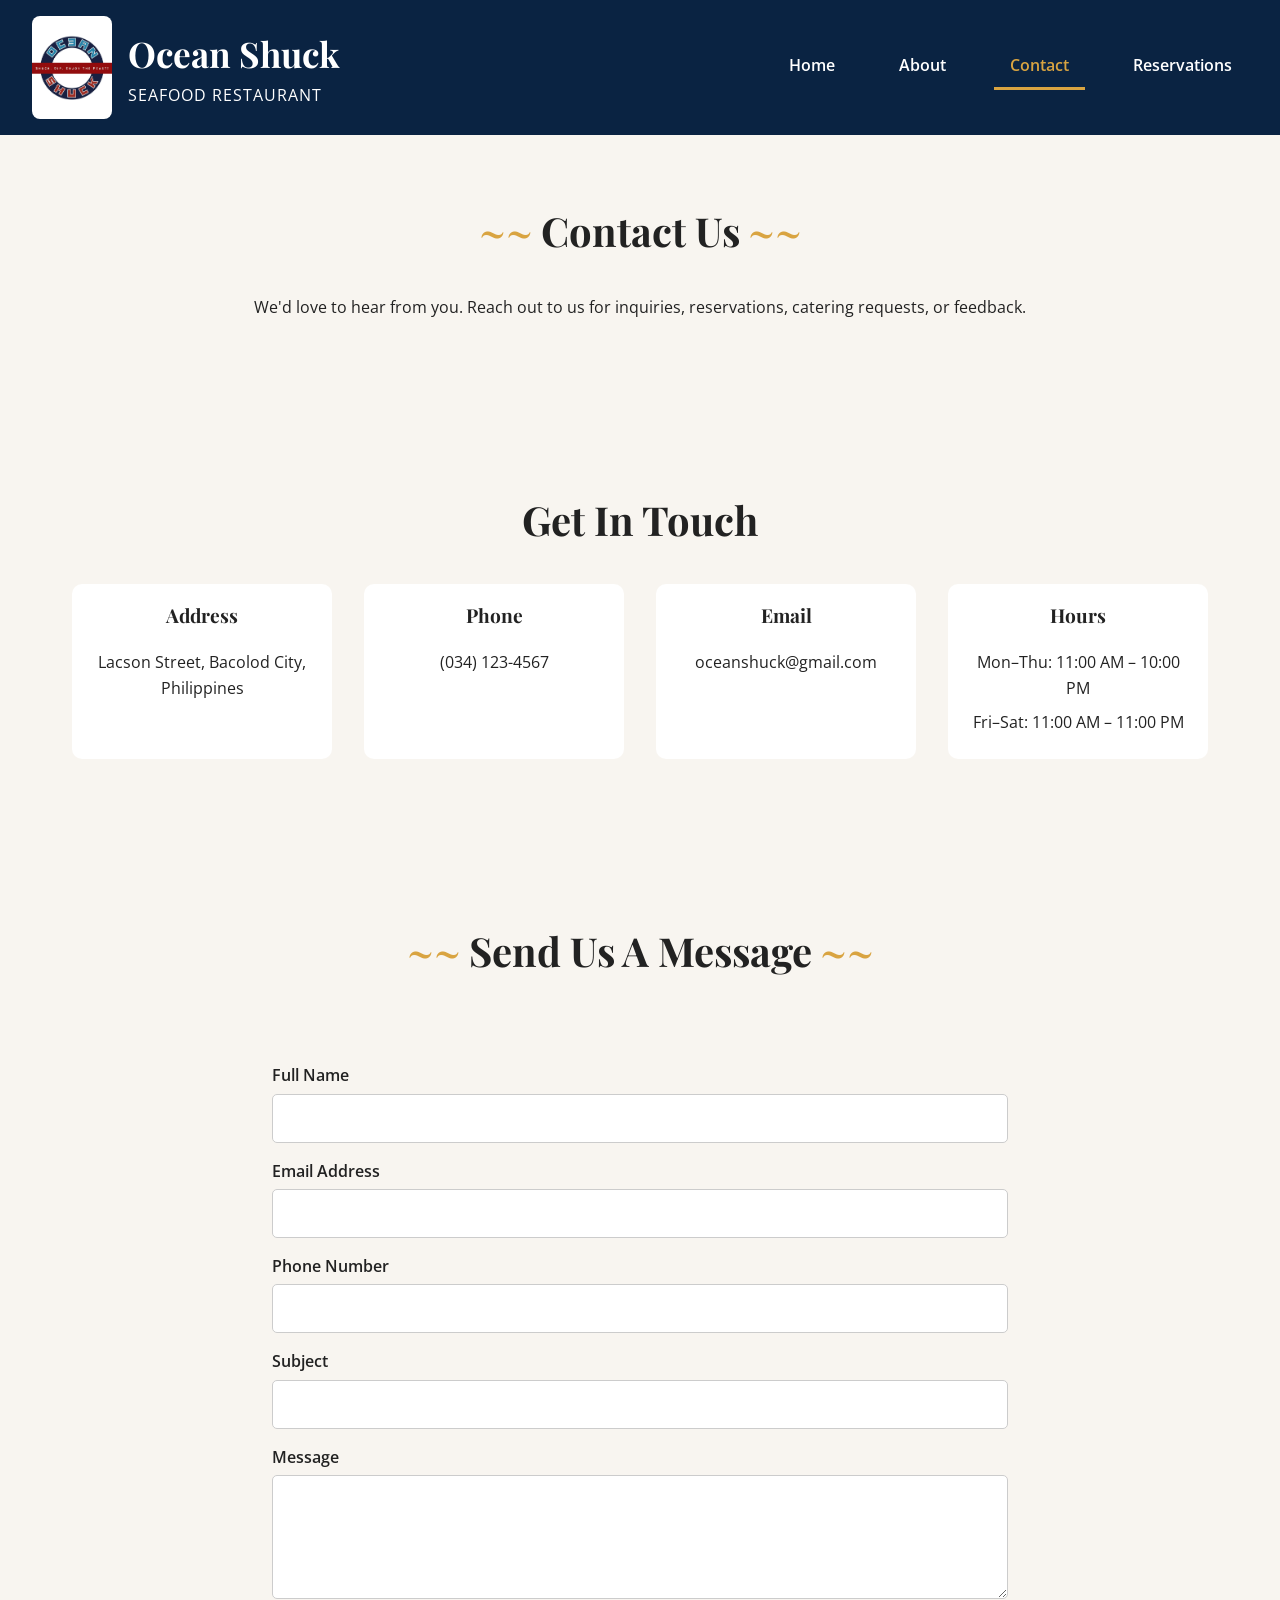
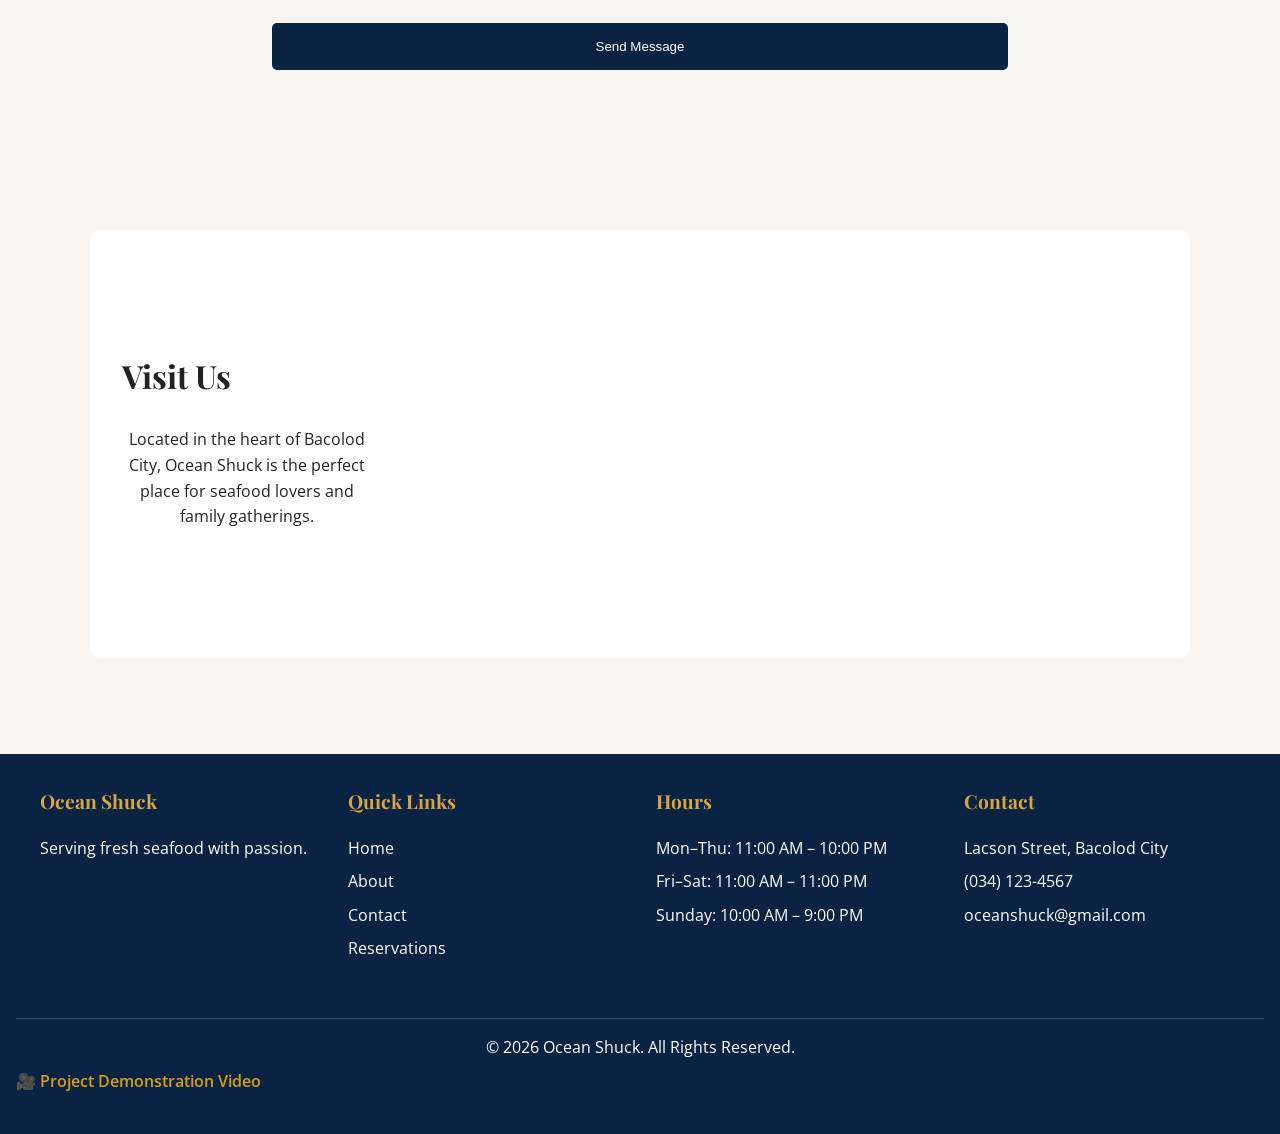
<file: finalproject/contact.html>
<!DOCTYPE html>
<html lang="en">

<head>
    <meta charset="UTF-8">
    <meta name="viewport" content="width=device-width, initial-scale=1.0">

    <title>Contact Us | Ocean Shuck</title>

    <meta name="description"
        content="Contact Ocean Shuck Seafood Restaurant. Find our location, hours, phone number, and send us a message.">

    <meta name="author" content="Kaye Gualingco">

    <link rel="icon" href="images/favicon.ico">

    <meta property="og:title" content="Ocean Shuck">
    <meta property="og:description" content="Fresh Seafood. Ocean Flavor.">
    <meta property="og:image" content="images/logo.webp">
    <meta property="og:type" content="website">

    <link rel="preconnect" href="https://fonts.googleapis.com">
    <link rel="preconnect" href="https://fonts.gstatic.com" crossorigin>

    <link
        href="https://fonts.googleapis.com/css2?family=Playfair+Display:wght@700&family=Open+Sans:wght@400;600&display=swap"
        rel="stylesheet">

    <link rel="stylesheet" href="styles/base.css">
    <link rel="stylesheet" href="styles/small.css">
    <link rel="stylesheet" href="styles/medium.css">
    <link rel="stylesheet" href="styles/large.css">

    <script src="scripts/navigation.js" defer></script>

</head>

<body>

    <header>

        <div class="logo-area">

            <img src="images/logo.webp" alt="Ocean Shuck Logo" width="80" height="80">

            <div>
                <h1>Ocean Shuck</h1>
                <p>Seafood Restaurant</p>
            </div>

        </div>

        <button id="menu" aria-label="Open Navigation Menu" aria-expanded="false">
            ☰
        </button>

        <nav>

            <ul class="navigation">

                <li><a href="index.html">Home</a></li>

                <li><a href="about.html">About</a></li>

                <li><a href="contact.html" class="active">Contact</a></li>

                <li><a href="reservations.html">Reservations</a></li>

            </ul>

        </nav>

    </header>

    <main>

        <!-- PAGE TITLE -->

        <section class="featured">

            <h2>Contact Us</h2>

            <p style="text-align:center;">
                We'd love to hear from you. Reach out to us for inquiries,
                reservations, catering requests, or feedback.
            </p>

        </section>

        <!-- CONTACT INFORMATION -->

        <section class="benefits">

            <h2>Get In Touch</h2>

            <div class="benefit-grid">

                <article>
                    <h3>Address</h3>
                    <p>
                        Lacson Street,
                        Bacolod City, Philippines
                    </p>
                </article>

                <article>
                    <h3>Phone</h3>
                    <p>
                        (034) 123-4567
                    </p>
                </article>

                <article>
                    <h3>Email</h3>
                    <p>
                        oceanshuck@gmail.com
                    </p>
                </article>

                <article>
                    <h3>Hours</h3>
                    <p>
                        Mon–Thu: 11:00 AM – 10:00 PM
                    </p>

                    <p>
                        Fri–Sat: 11:00 AM – 11:00 PM
                    </p>
                </article>

            </div>

        </section>

        <!-- CONTACT FORM -->

        <section class="featured">

            <h2>Send Us A Message</h2>

            <form action="thankyou.html" method="get">

                <label for="fullname">
                    Full Name
                </label>

                <input type="text" id="fullname" name="fullname" required>

                <label for="email">
                    Email Address
                </label>

                <input type="email" id="email" name="email" required>

                <label for="phone">
                    Phone Number
                </label>

                <input type="tel" id="phone" name="phone">

                <label for="subject">
                    Subject
                </label>

                <input type="text" id="subject" name="subject">

                <label for="message">
                    Message
                </label>

                <textarea id="message" name="message" rows="6" required></textarea>

                <input type="submit" value="Send Message">

            </form>

        </section>

        <!-- MAP -->

        <section class="cta">

            <div>

                <h2>Visit Us</h2>

                <p>
                    Located in the heart of Bacolod City,
                    Ocean Shuck is the perfect place for
                    seafood lovers and family gatherings.
                </p>

            </div>

            <iframe src="https://www.google.com/maps?q=Bacolod%20City&output=embed" width="100%" height="300"
                style="border:0;" loading="lazy" allowfullscreen title="Ocean Shuck Location">
            </iframe>

        </section>

    </main>

    <footer>

        <div class="footer-grid">

            <section>

                <h3>Ocean Shuck</h3>

                <p>
                    Serving fresh seafood with passion.
                </p>

            </section>

            <section>

                <h3>Quick Links</h3>

                <ul>

                    <li><a href="index.html">Home</a></li>

                    <li><a href="about.html">About</a></li>

                    <li><a href="contact.html">Contact</a></li>

                    <li><a href="reservations.html">Reservations</a></li>

                </ul>

            </section>

            <section>

                <h3>Hours</h3>

                <p>Mon–Thu: 11:00 AM – 10:00 PM</p>
                <p>Fri–Sat: 11:00 AM – 11:00 PM</p>
                <p>Sunday: 10:00 AM – 9:00 PM</p>

            </section>

            <section>

                <h3>Contact</h3>

                <p>Lacson Street, Bacolod City</p>
                <p>(034) 123-4567</p>
                <p>oceanshuck@gmail.com</p>

            </section>

        </div>

        <p class="copyright">
            © 2026 Ocean Shuck. All Rights Reserved.
        </p>
          <p>
            <a href="https://drive.google.com/file/d/1WnqKvAFj4AvmeHRP3qE-vzgCWjlhOI_3/view?usp=sharing" target="_blank" class="footer-video-link">
                🎥 Project Demonstration Video
            </a>
        </p>

    </footer>

</body>

</html>
</file>
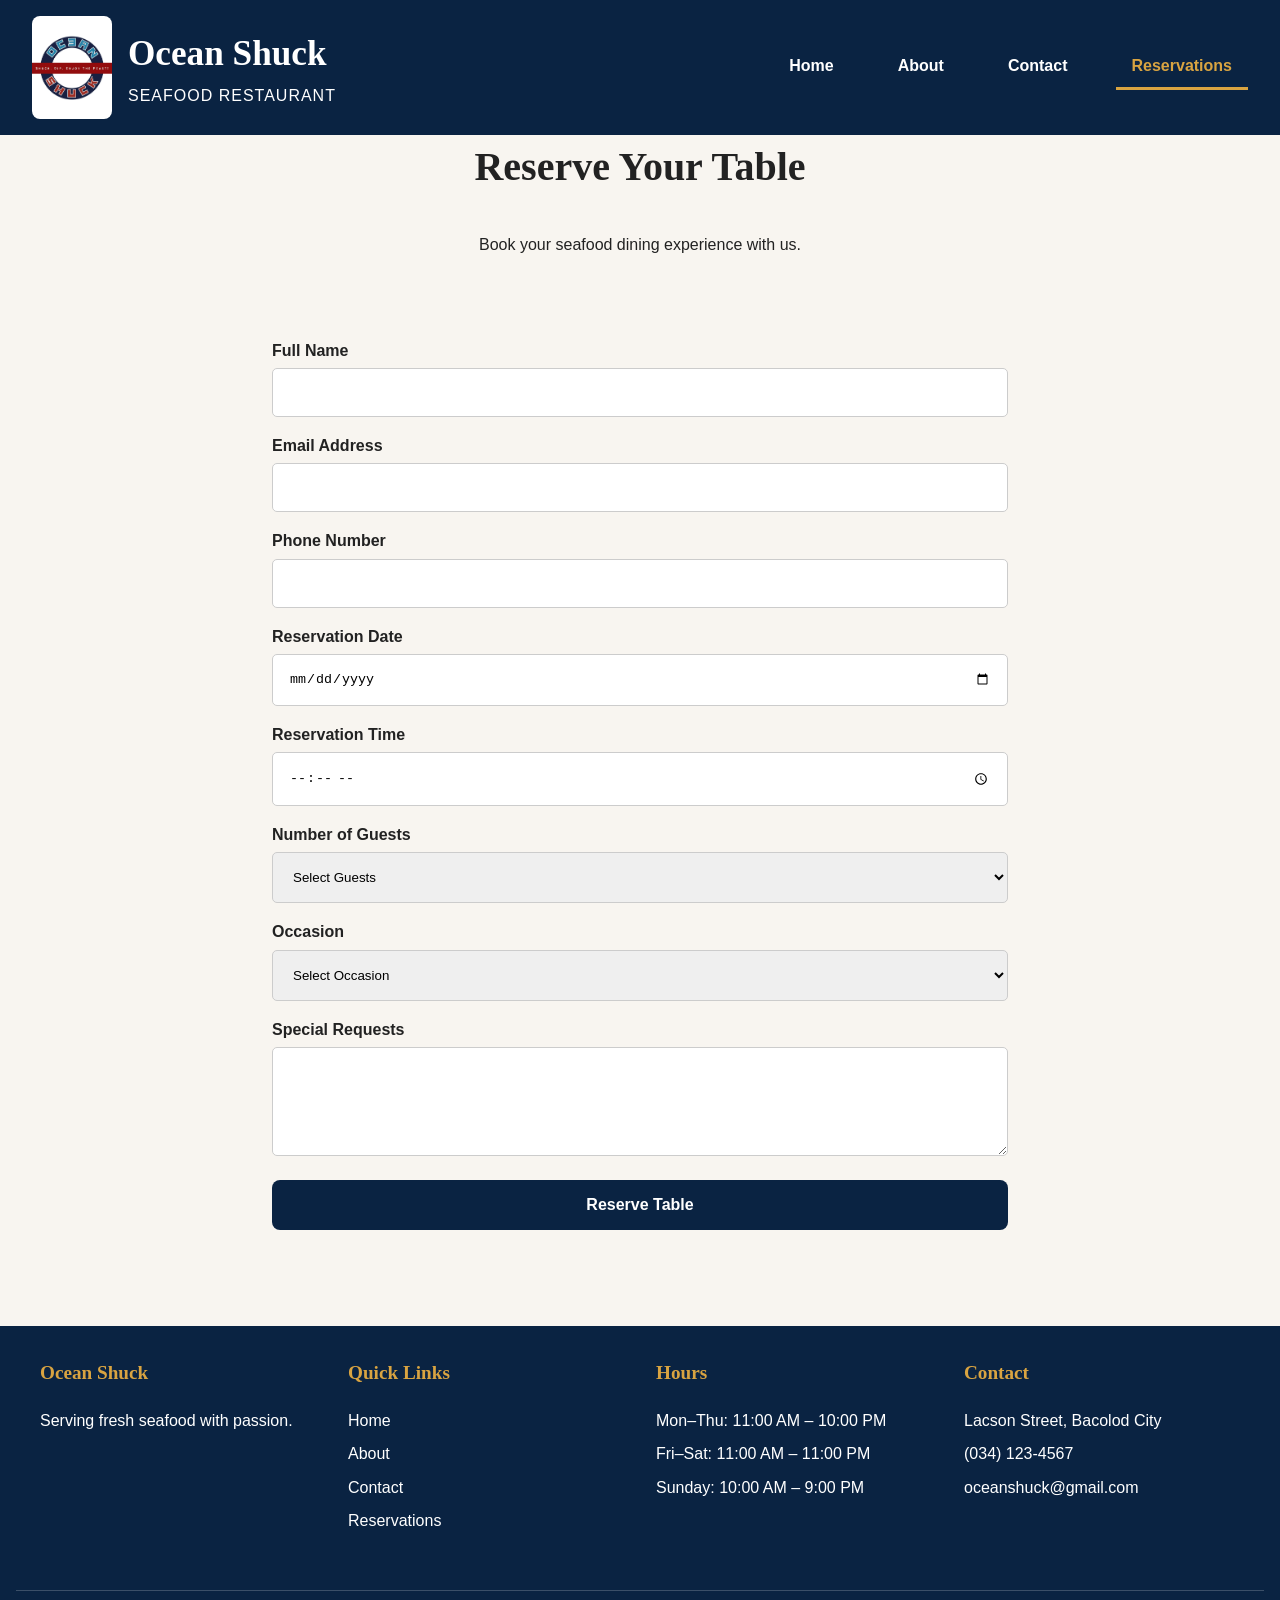
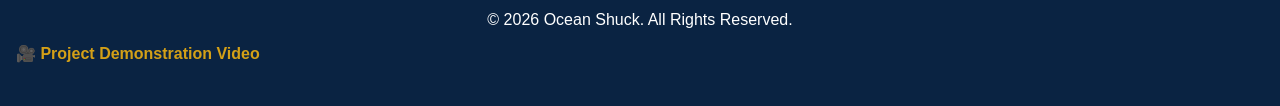
<file: finalproject/reservations.html>
<!DOCTYPE html>
<html lang="en">

<head>
    <meta charset="UTF-8">
    <meta name="viewport" content="width=device-width, initial-scale=1.0">

    <title>Reservations | Ocean Shuck</title>

    <meta name="description" content="Reserve a table at Ocean Shuck Seafood Restaurant.">

    <meta name="author" content="Kaye Gualingco">

    <link rel="icon" href="images/favicon.ico">

    <meta property="og:title" content="Ocean Shuck">
    <meta property="og:description" content="Fresh Seafood. Ocean Flavor.">
    <meta property="og:image" content="images/logo.webp">
    <meta property="og:type" content="website">

    <link rel="stylesheet" href="styles/base.css">
    <link rel="stylesheet" href="styles/small.css">
    <link rel="stylesheet" href="styles/medium.css">
    <link rel="stylesheet" href="styles/large.css">

    <script src="scripts/navigation.js" defer></script>
    <script src="scripts/reservations.js" defer></script>
</head>

<body>

    <header>

        <div class="logo-area">
            <img src="images/logo.webp" alt="Ocean Shuck Logo" width="80" height="80">

            <div>
                <h1>Ocean Shuck</h1>
                <p>Seafood Restaurant</p>
            </div>
        </div>

        <button id="menu" aria-label="Open Navigation Menu" aria-expanded="false">
            ☰
        </button>

        <nav>
            <ul class="navigation">
                <li><a href="index.html">Home</a></li>
                <li><a href="about.html">About</a></li>
                <li><a href="contact.html">Contact</a></li>
                <li><a href="reservations.html" class="active">Reservations</a></li>
            </ul>
        </nav>

    </header>

    <main>

        <section class="page-header">

            <h2>Reserve Your Table</h2>

            <p>
                Book your seafood dining experience with us.
            </p>

        </section>

        <section class="reservation-section">

            <form action="thankyou.html" method="get" class="reservation-form">

                <label for="fullname">
                    Full Name
                </label>

                <input type="text" id="fullname" name="fullname" required>

                <label for="email">
                    Email Address
                </label>

                <input type="email" id="email" name="email" required>

                <label for="phone">
                    Phone Number
                </label>

                <input type="tel" id="phone" name="phone" required>

                <label for="reservationDate">
                    Reservation Date
                </label>

                <input type="date" id="reservationDate" name="reservationDate" required>

                <label for="reservationTime">
                    Reservation Time
                </label>

                <input type="time" id="reservationTime" name="reservationTime" required>

                <label for="guests">
                    Number of Guests
                </label>

                <select id="guests" name="guests" required>

                    <option value="">
                        Select Guests
                    </option>

                    <option value="1">1</option>
                    <option value="2">2</option>
                    <option value="3">3</option>
                    <option value="4">4</option>
                    <option value="5">5</option>
                    <option value="6">6</option>
                    <option value="7">7</option>
                    <option value="8+">8+</option>

                </select>

                <label for="occasion">
                    Occasion
                </label>

                <select id="occasion" name="occasion">

                    <option value="">
                        Select Occasion
                    </option>

                    <option value="Birthday">
                        Birthday
                    </option>

                    <option value="Anniversary">
                        Anniversary
                    </option>

                    <option value="Family Gathering">
                        Family Gathering
                    </option>

                    <option value="Business Meeting">
                        Business Meeting
                    </option>

                </select>

                <label for="requests">
                    Special Requests
                </label>

                <textarea id="requests" name="requests" rows="5"></textarea>

                <input type="hidden" id="timestamp" name="timestamp">

                <input type="submit" value="Reserve Table" class="btn">

            </form>

        </section>

    </main>

    <footer>

        <div class="footer-grid">

            <section>
                <h3>Ocean Shuck</h3>
                <p>Serving fresh seafood with passion.</p>
            </section>

            <section>
                <h3>Quick Links</h3>

                <ul>
                    <li><a href="index.html">Home</a></li>
                    <li><a href="about.html">About</a></li>
                    <li><a href="contact.html">Contact</a></li>
                    <li><a href="reservations.html">Reservations</a></li>
                </ul>
            </section>

            <section>
                <h3>Hours</h3>

                <p>Mon–Thu: 11:00 AM – 10:00 PM</p>
                <p>Fri–Sat: 11:00 AM – 11:00 PM</p>
                <p>Sunday: 10:00 AM – 9:00 PM</p>
            </section>

            <section>
                <h3>Contact</h3>

                <p>Lacson Street, Bacolod City</p>
                <p>(034) 123-4567</p>
                <p>oceanshuck@gmail.com</p>
            </section>

        </div>

        <p class="copyright">
            © 2026 Ocean Shuck. All Rights Reserved.
        </p>
          <p>
            <a href="https://drive.google.com/file/d/1WnqKvAFj4AvmeHRP3qE-vzgCWjlhOI_3/view?usp=sharing" target="_blank" class="footer-video-link">
                🎥 Project Demonstration Video
            </a>
        </p>

    </footer>

</body>

</html>
</file>
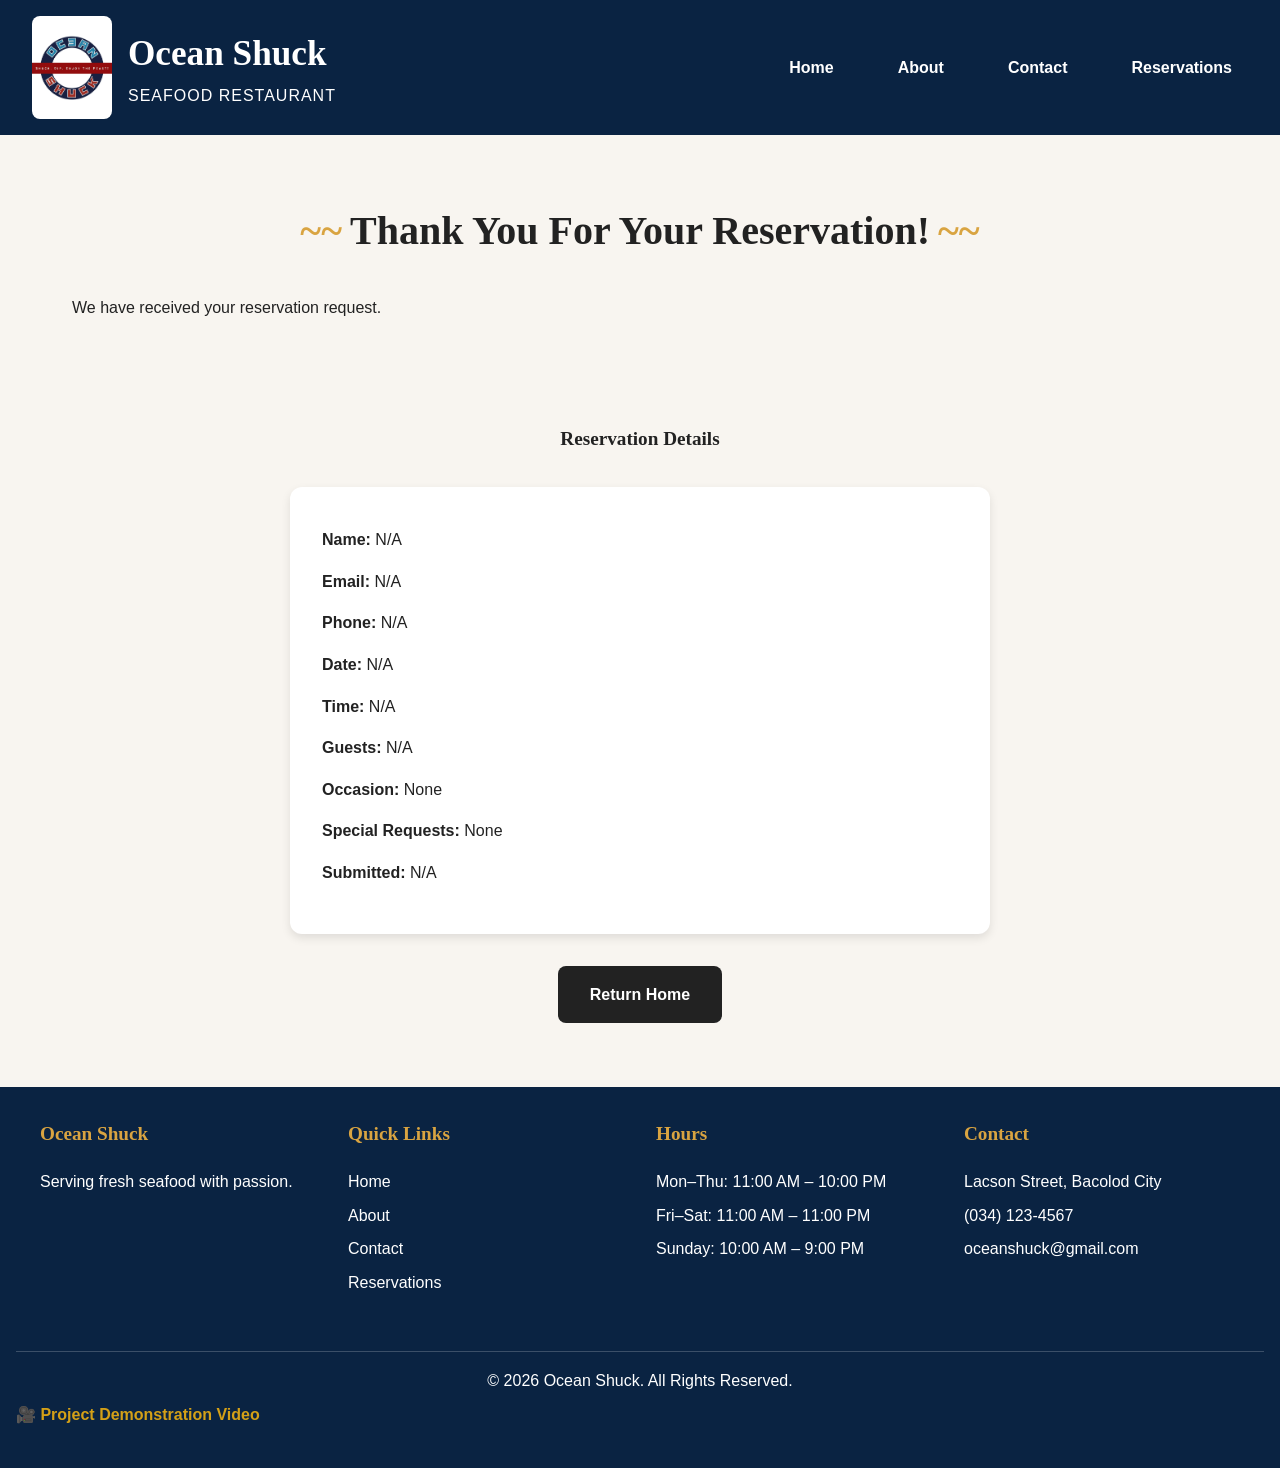
<file: finalproject/thankyou.html>
<!DOCTYPE html>
<html lang="en">

<head>
    <meta charset="UTF-8">
    <meta name="viewport" content="width=device-width, initial-scale=1.0">

    <title>Reservation Received | Ocean Shuck</title>

    <meta name="description" content="Reservation confirmation page for Ocean Shuck Seafood Restaurant">

    <meta name="author" content="Kaye Gualingco">

    <link rel="icon" href="images/favicon.ico">

    <meta property="og:title" content="Ocean Shuck">
    <meta property="og:description" content="Fresh Seafood. Ocean Flavor.">
    <meta property="og:image" content="images/logo.webp">
    <meta property="og:type" content="website">

    <link rel="stylesheet" href="styles/base.css">
    <link rel="stylesheet" href="styles/small.css">
    <link rel="stylesheet" href="styles/medium.css">
    <link rel="stylesheet" href="styles/large.css">

    <script src="scripts/navigation.js" defer></script>
    <script src="scripts/thankyou.js" defer></script>
</head>

<body>

    <header>

        <div class="logo-area">

            <img src="images/logo.webp" alt="Ocean Shuck Logo" width="80" height="80">

            <div>
                <h1>Ocean Shuck</h1>
                <p>Seafood Restaurant</p>
            </div>

        </div>

        <button id="menu" aria-label="Open Navigation Menu" aria-expanded="false">
            ☰
        </button>

        <nav>

            <ul class="navigation">

                <li><a href="index.html">Home</a></li>

                <li><a href="about.html">About</a></li>

                <li><a href="contact.html">Contact</a></li>

                <li><a href="reservations.html">Reservations</a></li>

            </ul>

        </nav>

    </header>

    <main>

        <section class="featured">

            <h2>Thank You For Your Reservation!</h2>

            <p>
                We have received your reservation request.
            </p>

        </section>

        <section class="reservation-summary">

            <h3>Reservation Details</h3>

            <div class="summary-card">

                <p><strong>Name:</strong> <span id="displayName"></span></p>

                <p><strong>Email:</strong> <span id="displayEmail"></span></p>

                <p><strong>Phone:</strong> <span id="displayPhone"></span></p>

                <p><strong>Date:</strong> <span id="displayDate"></span></p>

                <p><strong>Time:</strong> <span id="displayTime"></span></p>

                <p><strong>Guests:</strong> <span id="displayGuests"></span></p>

                <p><strong>Occasion:</strong> <span id="displayOccasion"></span></p>

                <p><strong>Special Requests:</strong> <span id="displayRequests"></span></p>

                <p><strong>Submitted:</strong> <span id="displayTimestamp"></span></p>

            </div>

            <a href="index.html" class="btn">
                Return Home
            </a>

        </section>

    </main>

    <footer>

        <div class="footer-grid">

            <section>
                <h3>Ocean Shuck</h3>
                <p>Serving fresh seafood with passion.</p>
            </section>

            <section>
                <h3>Quick Links</h3>

                <ul>
                    <li><a href="index.html">Home</a></li>
                    <li><a href="about.html">About</a></li>
                    <li><a href="contact.html">Contact</a></li>
                    <li><a href="reservations.html">Reservations</a></li>
                </ul>
            </section>

            <section>
                <h3>Hours</h3>

                <p>Mon–Thu: 11:00 AM – 10:00 PM</p>
                <p>Fri–Sat: 11:00 AM – 11:00 PM</p>
                <p>Sunday: 10:00 AM – 9:00 PM</p>
            </section>

            <section>
                <h3>Contact</h3>

                <p>Lacson Street, Bacolod City</p>
                <p>(034) 123-4567</p>
                <p>oceanshuck@gmail.com</p>
            </section>

        </div>

        <p class="copyright">
            © 2026 Ocean Shuck. All Rights Reserved.
        </p>
          <p>
            <a href="https://drive.google.com/file/d/1WnqKvAFj4AvmeHRP3qE-vzgCWjlhOI_3/view?usp=sharing" target="_blank" class="footer-video-link">
                🎥 Project Demonstration Video
            </a>
        </p>

    </footer>

</body>

</html>
</file>
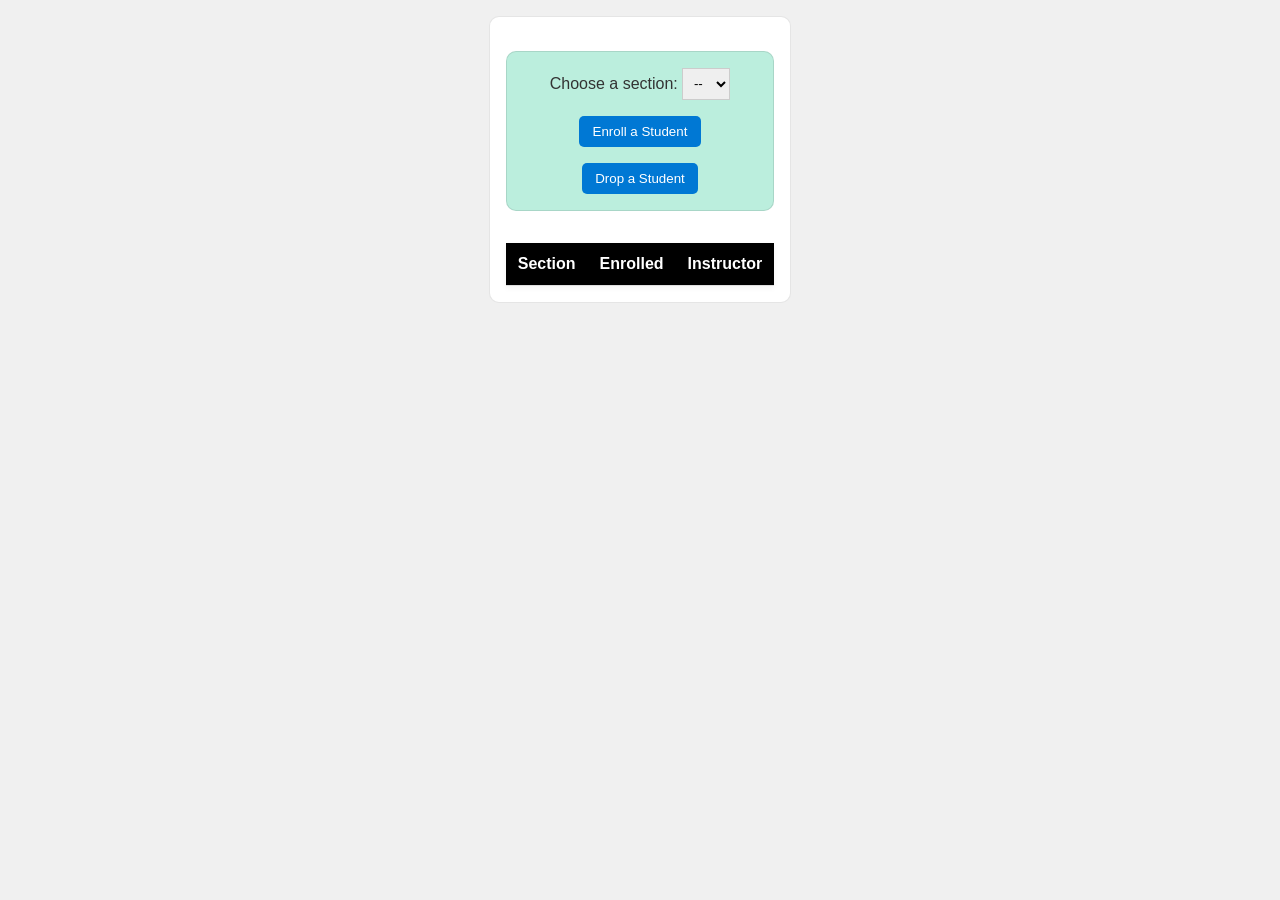
<file: week3/modules.html>
<!DOCTYPE html>
<html lang="en">

<head>
  <meta charset="UTF-8">
  <meta name="viewport" content="width=device-width, initial-scale=1.0">
  <title>Modules Example: Course and Sections</title>
  <link rel="stylesheet" href="styles/modules.css">
<script type="module" src="scripts/modules.mjs"></script>
</head>

<body>
  <main>
  <h1 id="courseName"></h1>
  <h2 id="courseCode"></h2>

  <div id="enrollment">
    <label for="sectionNumber">Choose a section:</label>
    <select id="sectionNumber">
      <option value="0" disabled selected>--</option>
    </select>
    <button id="enrollStudent">Enroll a Student</button>
    <button id="dropStudent">Drop a Student</button>
  </div>

  <table>
    <thead>
      <tr>
        <th>Section</th>
        <th>Enrolled</th>
        <th>Instructor</th>
      </tr>
    </thead>
    <tbody id="sections"></tbody>
  </table>
  </main>
</body>

</html>
</file>
<file: styles/course.css>
body { font-family: 'Roboto', sans-serif;

       background: #f4f4f4; 
       color: #222;
        line-height: 1.6;
        
    }

header { background: #1d3557; 
         color: white; 
         padding-top:10px;
         
         
}
.logo-title { display: flex; 
              align-items: center;
               gap: 20px; 
            font-size: 20px;
}            

.logo { width: 60px;
        height:60px;
        
 }

#menu { font-size: 2rem; 
        background: none; 
        border: none; 
        color: white;
         cursor: pointer; 
         display: block;
         margin-right:30px;
}

.navigation { display: none;
            flex-direction: column;
            background-color:black;
            width:100%;
         }

.navigation a { color: white;
                text-decoration: none;
                padding: .8rem; 
                transition: background .3s; }

.navigation a:hover, .navigation .active { background: #457b9d;
 }

.navigation.open { display: flex; 
}

main { max-width: 1100px; 
       margin: auto; 
       padding: 1rem; 
}

h1 { margin-bottom: 1rem; 
    
}

.card { background: #53739f; 
        margin-bottom: 1rem; 
        border-radius: 8px; 
        overflow: hidden; 
        box-shadow: 0 2px 8px rgba(0,0,0,.1); 
}

.card h2 { background: #1d3557; 
           color: white; 
           padding: .7rem; 
           text-align: center; 
           font-size: 20px;
           
}

.card p, .card img { padding: 1rem; 
            border-radius: 30px;
            color:white;


}

.photo img { width: 100%; 
             max-width: 250px; 
             display: block; 
             margin: auto; 
}

.course-buttons { display: grid; 
                  gap: 10px; 
                  padding: 1rem;
                  grid-template-columns: repeat(3, 1fr);
}

.course-buttons button { padding: .8rem 1rem; 
                                         border: none; 
                                         background: #ddd; 
                                         text-align: center; 
}

.card .credit-text {
  color: #ffffff;
  text-align: center;
}      
#course-container {
  display: grid;
  grid-template-columns: repeat(3, 1fr);
  gap: 10px;
  margin: 15px;
}

#course-container p {
  background: black;
  padding: 12px;
  border-radius: 25px;
  text-align: center;
  font-weight: 500;
}
.completed {
  background: #cce5cc;
  color: #1e4d1e;
  font-weight: bold;
}
.completed::before {
  content: "✔ ";
  font-weight: bold;
  color: green;
}
.course-buttons {
  display: flex;
  gap: 10px;
  margin-bottom: 15px;
}

.course-buttons button {
  flex: 1;
  padding: 10px;
  background: #ddd;
  border: none;
  cursor: pointer;
}
footer { background: #1d3557; 
         color: #ffffff; 
         text-align: center; 
         padding: 1rem; 
}

.socials a { color: white; 
             margin: 0 10px; 
             text-decoration: none; 
             
}
#menu {
    font-size: 2rem;
    background: none;
    border: none;
    color: white;
    cursor: pointer;
   
}
.socials img{
    width:22px;
    height:22px;
}


@media (max-width: 768px) {
header {
    display: flex;
    align-items: center;
  }

#menu{
    font-size: 22px;
    background: none;
    border: none;
     margin-left: 20px;
  }
.navigation {
  position: absolute;
  top: 60px;   /* adjust based on header height */
  right: 10px; /* aligns under the button */
  background: black;
  width: 150px;
  display: none;
}

}
</file>
<file: styles/larger-course.css>
* {
	margin: 0;
	padding: 0;
	box-sizing: border-box;
}
@media (min-width: 768px)  {
   
    .navigation {
    display: flex !important;
    flex-direction: row;
    gap: 10px;
    margin-top: 1rem;
    margin-right: 20px;

}
 #menu {
        display: none;
    }

.top-sections {
    display: grid;
    grid-template-columns: 2fr 1fr;
    gap: 20px;
}

.course-list {
    grid-template-columns: repeat(3, 1fr);
}

}
</file>
<file: chamber/styles/directory.css>
body {
    font-family: Arial, sans-serif;
    margin: 0;
    background-color: #f4f4f4;
}

header {
    background-color: #003049;
    color: white;
    text-align: center;
    overflow: visible;
}

.top-header {
    max-width: 1500px;
    margin: 0 auto;
    display: flex;
    justify-content: space-between;
    align-items: center;
    overflow: visible;

}

.logo-title {
    display: flex;
    align-items: center;
    gap: 1rem;
}

.logo-title img {
    display: block;
    width: 60px;
    height: auto;
    margin-left: 1px;
}


.logo-title h1 {
    font-family: 'GreatVibes', cursive;
    font-size: 1.5rem;
    font-weight: normal;
    color: white;
    letter-spacing: 2px;
    text-shadow: 2px 2px 6px rgba(0, 0, 0, 0.4);
}

nav {
    position: relative;
}

#menu {
    display: none;
}

.navigation {
    display: flex;
    gap: 1.5rem;
    list-style: none;
    margin: 0;
    padding: 0;
    margin-right: 20px;

}

.navigation li {
    list-style: none;
}

.navigation a {
    color: white;
    text-decoration: none;
    font-weight: bold;
}

.navigation a:hover,
.navigation a.active {
    color: #ffd700;
}

main {
    padding: 1rem;
}


.logo img {
    width: 5%;

}

#members.grid {
    display: grid;
    grid-template-columns: repeat(auto-fit, minmax(300px, 1fr));
    gap: 1rem;
}

#members.grid section {
    background-color: white;
    min-height: 320px;

    padding: 1rem;
    text-align: center;
    border-radius: 10px;
    box-shadow: 0 0 10px rgba(0, 0, 0, 0.1);
}

#members.grid img {
    width: 120px;
    height: auto;
}

#members.list {
    display: flex;
    flex-direction: column;
}

#members.list section {
    display: flex;
    align-items: center;
    gap: 1rem;
    background-color: white;
    padding: 1rem;
    border-radius: 10px;
}

#members.list img {
    width: 80px;
}

a {
    color: #003049;
}

footer {
    background-color: #2e4557;
    min-height: 220px;

}

.footer-container {
    max-width: 1700px;
    margin: 0 auto;
    display: flex;
    justify-content: space-between;
    align-items: center;
    flex-wrap: wrap;
}

.footer-left,
.footer-right {
    color: white;
}

.footer-socials {
    display: flex;
    gap: 1rem;
}

.footer-socials img {
    width: 50px;
    height: 50px;
    transition: transform 0.3s ease;
}

.footer-socials img:hover {
    transform: scale(1.1);
}

@media screen and (min-width: 1025px) {

    .discover-grid {
         display: grid !important;
        grid-template-columns: repeat(2, 1fr) !important;
        gap: 1rem;
    }

    .discover-card {
        display: grid;
        grid-template-columns: 250px 1fr;
        grid-template-areas:
            "title title"
            "image desc"
            "image address"
            "button button";

        gap: 1rem;
        padding: 1rem;
        border: 1px solid #ccc;
        border-radius: 8px;
        background: white;
    }

    .discover-card h2 {
        grid-area: title;
        margin: 0;
    }

    .discover-card figure {
        grid-area: image;
        margin: 0;
    }

   .discover-card img {
    width: 300px;
    height: 200px;
    object-fit: cover;
    display: block;
}

    .discover-card p {
        grid-area: desc;
        margin-left: 50px;
    }

    .discover-card address {
        grid-area: address;
        font-style: italic;
                margin-left: 50px;

    }

    .discover-card button {
        grid-area: button;
        width: 100%;
        padding: .75rem;
        border: none;
        border-radius: 25px;
        background: #333;
        color: white;
        cursor: pointer;
    }
 .discover-card img:hover {
        transform: scale(1.05);
        transition: .3s ease;
        filter: brightness(1.1);
    }
    .visitor-message {
        background: #eef6ff;
        border-left: 5px solid #0056a6;
        padding: 1rem;
        margin-bottom: 2rem;
        font-weight: 600;
    }
    .modal {
    display: none;
    position: fixed;
    inset: 0;
    background: rgba(0,0,0,.6);
    z-index: 1000;
}

.modal-content {
    background: white;
    width: 80%;
    max-width: 500px;
    margin: 10% auto;
    padding: 2rem;
    border-radius: 10px;
    position: relative;
    animation: popup .25s ease;

}
@keyframes popup {
    from {
        opacity: 0;
        transform: scale(.9);
    }
    to {
        opacity: 1;
        transform: scale(1);
    }
}

.close-modal {
    position: absolute;
    top: 10px;
    right: 15px;
    font-size: 2rem;
    cursor: pointer;
}
}

@media screen and (min-width: 1100px) {

    .join-page {
        display: grid;
        grid-template-columns: 1fr 1fr;
        gap: 4rem;
        padding: 3rem;
        align-items: start;
    }

    .join-form-section h1 {
        margin-bottom: 2rem;
    }

    .join-form-section form {
        display: flex;
        flex-direction: column;
        gap: 1rem;
    }

    .join-form-section label {
        display: flex;
        flex-direction: column;
        gap: .5rem;
        font-weight: 700;
    }

    .join-form-section input,
    .join-form-section select,
    .join-form-section textarea {
        width: 100%;
        padding: 1rem;
        border: 1px solid #ccc;
        border-radius: 10px;
        box-sizing: border-box;
        font-size: 1rem;
    }

    .join-form-section textarea {
        min-height: 120px;
        resize: vertical;
    }

    .submit-btn {
        width: fit-content;
        padding: 1rem 2rem;
        background: #003b5c;
        color: white;
        border: none;
        border-radius: 10px;
        cursor: pointer;
        font-weight: bold;
    }

    .submit-btn:hover {
        background: #005b8a;
    }

    /* MEMBERSHIP */

    .membership-section {
        display: flex;
        flex-direction: column;
        gap: 1.5rem;
    }

    .membership-card {
        background: #dff3e7;
        border: 2px solid #aac4b3;
        border-radius: 15px;
        padding: 1.5rem;
        margin-bottom: 1rem;

        /* Initial state */
        opacity: 0;
        transform: translateY(30px);

        /* Animation */
        animation: fadeUp 0.8s ease forwards;
    }

    .membership-card:nth-of-type(1) {
        animation-delay: .2s;
    }

    .membership-card:nth-of-type(2) {
        animation-delay: .4s;
    }

    .membership-card:nth-of-type(3) {
        animation-delay: .6s;
    }

    .membership-card:nth-of-type(4) {
        animation-delay: .8s;
    }

    .np-card {
        animation-delay: .2s;
    }

    .bronze-card {
        animation-delay: .4s;
    }

    .silver-card {
        animation-delay: .6s;
    }

    .gold-card {
        animation-delay: .8s;
    }

    .membership-card a {
        display: inline-block;
        margin-top: 1rem;
        text-decoration: none;
        background: #003b5c;
        color: white;
        padding: .75rem 1rem;
        border-radius: 8px;
    }

    dialog {
        width: min(500px, 90%);
        border: none;
        border-radius: 15px;
        padding: 2rem;
    }

    dialog::backdrop {
        background: rgba(0, 0, 0, .5);
    }

    .membership-card button:hover {
        background: #005b8a;
    }

    @keyframes fadeUp {

        from {

            opacity: 0;

            transform: translateY(30px);
        }

        to {

            opacity: 1;

            transform: translateY(0);
        }
    }
}

.join-form-section input,
.join-form-section select,
.join-form-section textarea {
    width: 100%;
    box-sizing: border-box;
}

.join-form-section img {
    max-width: 100%;
    height: auto;
}

/* =========================
   HOME PAGE
========================= */

.hero {
    position: relative;

    margin-bottom: 2rem;
}

.hero img {
    width: 100%;

    height: auto;

    display: block;

    border-radius: 10px;
}

.cta-button {
    position: absolute;

    bottom: 20px;

    right: 20px;

    background-color: #ffb703;

    color: #003049;

    padding: 1rem 1.5rem;

    text-decoration: none;

    font-weight: bold;

    border-radius: 8px;

    transition: 0.3s ease;
}

.cta-button:hover {
    background-color: #fb8500;

    color: white;
}

/* =========================
   HOME GRID
========================= */

.home-grid {
    display: grid;

    grid-template-columns: 1fr;

    gap: 1rem;

    margin-bottom: 2rem;
}

.card {
    background-color: white;

    border-radius: 10px;

    overflow: hidden;

    box-shadow: 0 2px 5px rgba(0, 0, 0, 0.08);

    min-height: 250px;
}

.card h3 {
    background-color: #003049;

    color: white;

    padding: 1rem;

    margin: 0;

    text-align: center;
}

.card-content {
    padding: 1rem;
}

/* =========================
   WEATHER
========================= */

.weather p,
.forecast p {
    margin: 0.7rem 0;

    font-size: 1rem;
}

.weather-info {
    display: flex;

    align-items: center;

    gap: 1rem;

    padding: 1rem;
}

.weather-info img {
    width: 80px;

    height: 80px;
}

.weather-info p {
    margin: 0.3rem 0;
}

/* =========================
   SPOTLIGHTS
========================= */

#spotlights {
    display: grid;

    grid-template-columns: 1fr;

    gap: 1rem;

    margin-top: 1rem;
}

.spotlight-card {
    background-color: white;

    padding: 1.5rem;

    border-radius: 10px;

    text-align: center;

    box-shadow: 0 2px 5px rgba(0, 0, 0, 0.08);

    min-height: 320px;

    content-visibility: auto;

    contain-intrinsic-size: 320px;
}

.spotlight-card img {
    width: 120px;

    height: 80px;

    object-fit: contain;

    margin: 0 auto 1rem auto;

    display: block;
}

.spotlight-card h3 {
    color: #003049;

    margin-bottom: 1rem;
}

.spotlight-card p {
    margin: 0.5rem 0;
}

.spotlight-card a {
    color: #884800;

    font-weight: bold;

    text-decoration: none;
}

.spotlight-card a:hover {
    text-decoration: underline;
}

/* =========================
   DESKTOP VIEW
========================= */

@media screen and (min-width: 768px) {

    .home-grid {
        grid-template-columns: 2fr 1fr 1fr;
    }

    #spotlights {
        grid-template-columns: repeat(3, 1fr);
    }

    .spotlight-card {
        min-height: 350px;
    }

    .weather,
    .forecast {
        text-align: center;
    }

}
</file>
<file: chamber/styles/small-directory.css>
.navigation a.active {
    color: #ffd700;
    font-weight: bold;
}

@media screen and (max-width: 768px) {
    .hero {
        position: relative;
        z-index: 1;
    }

    header {
        background-color: #1f3b57;
        border-radius: 10px;
        position: relative;
        z-index: 1000;


    }

    .top-header {
        display: flex;
        justify-content: space-between;
        align-items: center;
        padding: 1rem;
        position: relative;
    }

    .logo-title {
        display: flex;
        align-items: center;
        gap: 0.8rem;
    }

    .logo-title img {
        margin-left: -20px;
        width: 21%;
    }

    .logo-title h1 {
        font-size: 1.1rem;
        line-height: 1.2;
        margin: 0;
        color: white;
    }

    nav {
        position: relative;
        z-index: 1001;

    }

    #menu {
        display: block;
        background: none;
        border: none;
        color: white;
        font-size: 2rem;
        cursor: pointer;
        z-index: 1000;
    }

    #menu.open::before {
        content: "✕";
    }

    .navigation {
        display: none;
        position: absolute;
        top: calc(100% + 10px);
        right: 0;
        width: 220px;
        background-color: #1f3b57;
        z-index: 1002;

        list-style: none;
        margin: 0;
        border-radius: 0 0 10px 10px;
        box-shadow: 0 8px 20px rgba(0, 0, 0, .25);

        padding: .5rem 0;
    }

    .navigation.open {
        display: flex;
        flex-direction: column;

    }

    .navigation li {
        width: 100%;
    }

    .navigation li a {
        display: block;
        padding: 1rem;
        color: white;
        text-decoration: none;
        font-weight: 600;

        transition: background .3s ease;
    }


    .navigation a {
        display: block;
        width: 100%;
        padding: 1rem;
        color: white;
        text-decoration: none;
    }

    #members.grid {
        display: grid;
        grid-template-columns: repeat(auto-fit, minmax(200px, 1fr));
        gap: 1rem;
    }

    #members.grid section {
        min-height: 300px;
    }

    .menu {
        margin: 1rem 0;

    }

    .footer-container {
        display: flex;
        justify-content: space-between;
        align-items: flex-start;
        min-height: 250px;
    }

    .footer-left,
    .footer-right {
        width: 250px;
    }

    .footer-socials img {
        width: 45px;
        height: 45px;
        object-fit: contain;
    }

    #members.list {
        display: flex;
        flex-direction: column;
        gap: 1rem;
    }

    #members.list section {
        display: flex;
        flex-direction: column;
        align-items: flex-start;
        text-align: left;
        gap: 0.5rem;
        padding: 1rem;
    }

    #members.list img {
        display: none;
    }

    #members.list h2 {
        font-size: 1.1rem;

        margin: 0;
    }

    #members.list p,
    #members.list a {
        font-size: 0.95rem;

        margin: 0;
    }

    #members img {
        width: 120px;
        height: 80px;
        object-fit: contain;
    }
}

@media screen and (max-width: 320px) {

    .join-page {
        padding: .75rem;
        gap: 1.5rem;
    }

    .join-form-section h1,
    .membership-section h2 {
        font-size: 1.5rem;
        text-align: center;
    }

    form input,
    form select,
    form textarea {
        padding: .75rem;
        font-size: .9rem;
    }

    .membership-card {
        padding: 1rem;
    }

    .membership-card h3 {
        font-size: 1rem;
    }

    .membership-card button {
        width: 100%;
        padding: .75rem;
    }

    .submit-btn {
        width: 100%;
    }
}

/* JOIN PAGE */
@media screen and (max-width: 767px) {
    .join-page {

        display: flex;

        flex-direction: column;

        gap: 2rem;

        padding: 1rem;
    }

    .join-form-section h1 {

        margin-bottom: 2rem;
    }

    form {

        display: flex;

        flex-direction: column;

        gap: 1rem;
    }

    form label {

        display: flex;

        flex-direction: column;

        font-weight: 700;

        gap: .5rem;
    }

    form input,
    form textarea,
    form select {

        padding: 1rem;

        border-radius: 10px;

        border: 1px solid #ccc;

        font-size: 1rem;
    }

    textarea {

        min-height: 120px;
    }

    .submit-btn {

        background: #003b5c;

        color: white;

        border: none;

        cursor: pointer;

        font-weight: bold;

        transition: .3s;
    }

    .submit-btn:hover {

        background: #005b8a;
    }

    /* MEMBERSHIP */

    .membership-section {
        display: flex;
        flex-direction: column;
        gap: 1.5rem;
    }

    .membership-card {
        background: #dff3e7;
        border: 2px solid #aac4b3;
        border-radius: 15px;
        padding: 1.5rem;
        margin-bottom: 1rem;

        /* Initial state */
        opacity: 0;
        transform: translateY(30px);

        /* Animation */
        animation: fadeUp 0.8s ease forwards;
    }

    .membership-card:nth-of-type(1) {
        animation-delay: .2s;
    }

    .membership-card:nth-of-type(2) {
        animation-delay: .4s;
    }

    .membership-card:nth-of-type(3) {
        animation-delay: .6s;
    }

    .membership-card:nth-of-type(4) {
        animation-delay: .8s;
    }

    .np-card {
        animation-delay: .2s;
    }

    .bronze-card {
        animation-delay: .4s;
    }

    .silver-card {
        animation-delay: .6s;
    }

    .gold-card {
        animation-delay: .8s;
    }

    .membership-card a {
        display: inline-block;
        margin-top: 1rem;
        text-decoration: none;
        background: #003b5c;
        color: white;
        padding: .75rem 1rem;
        border-radius: 8px;
    }

    dialog {
        width: min(500px, 90%);
        border: none;
        border-radius: 15px;
        padding: 2rem;
    }

    dialog::backdrop {
        background: rgba(0, 0, 0, .5);
    }

    .membership-card button:hover {
        background: #005b8a;
    }

    @keyframes fadeUp {

        from {

            opacity: 0;

            transform: translateY(30px);
        }

        to {

            opacity: 1;

            transform: translateY(0);
        }
    }
}

/* =========================
   MOBILE VIEW
========================= */

@media screen and (max-width: 767px) {

    .hero img {
        min-height: 250px;

        object-fit: cover;
    }

    .cta-button {
        bottom: 15px;

        right: 15px;

        padding: 0.8rem 1rem;

        font-size: 0.9rem;
    }

    .home-grid {
        grid-template-columns: 1fr;
    }

    #spotlights {
        grid-template-columns: 1fr;
    }

    .spotlight-card {
        min-height: auto;
    }

    .card {
        min-height: auto;
    }

    .weather,
    .forecast {
        text-align: left;
    }
    /* Mobile View */
.discover-grid {
    display: grid;
    grid-template-columns: 1fr;
    gap: 1rem;
    padding: 1rem;
}

.discover-card {
    background: white;
    border: 1px solid #ccc;
    border-radius: 8px;
    padding: 1rem;

    display: grid;
    grid-template-areas:
        "title"
        "image"
        "desc"
        "address"
        "button";

    gap: 1rem;
}

.discover-card h2 {
    grid-area: title;
    margin: 0;
}

.discover-card figure {
    grid-area: image;
    margin: 0;
}

.discover-card img {
    width: 300px;
    height: 200px;
    object-fit: cover;
    display: block;
}

.discover-card p {
    grid-area: desc;
    margin: 0;
}

.discover-card address {
    grid-area: address;
    font-style: italic;
}

.discover-card button {
    grid-area: button;
    width: 100%;
    padding: 0.75rem;
    border: none;
    border-radius: 25px;
    background: #333;
    color: white;
    cursor: pointer;
}

.visitor-message {
    background: #eef6ff;
    border-left: 5px solid #0056a6;
    padding: 1rem;
    margin: 1rem;
    font-weight: 600;
}
.modal {
    display: none;
    position: fixed;
    inset: 0;
    background: rgba(0,0,0,.6);
    z-index: 1000;
}

.modal-content {
    background: white;
    width: 80%;
    max-width: 500px;
    margin: 10% auto;
    padding: 2rem;
    border-radius: 10px;
    position: relative;
    animation: popup .25s ease;

}
@keyframes popup {
    from {
        opacity: 0;
        transform: scale(.9);
    }
    to {
        opacity: 1;
        transform: scale(1);
    }
}
.close-modal {
    position: absolute;
    top: 10px;
    right: 15px;
    font-size: 2rem;
    cursor: pointer;
}

}
</file>
<file: styles/prophets.css>
@import url('https://fonts.googleapis.com/css2?family=Merriweather:wght@700&family=Roboto:wght@400;500&display=swap');

body {
    margin: 0;
    padding: 0;
    background-color: #ececec;
    font-family: 'Roboto', sans-serif;
}

header {
    text-align: center;
    padding: 1rem;
}

header h1 {
    color: #4d4d9f;
    font-family: 'Merriweather', serif;
    font-size: 2rem;
    margin: 0;
}

main {
    padding: 1rem;
}

#cards {
    max-width: 1400px;
    margin: 0 auto;

    display: grid;
    grid-template-columns: repeat(auto-fit, minmax(250px, 1fr));

    gap: 0.5rem;

    background-color: #d9d9d9;

    padding: 1rem;

    box-shadow: 0 0 20px rgba(0, 0, 0, 0.2);
}

section {
    background-color: #cfcfe4;

    border: 1px solid #8c8cc9;

    text-align: center;

    padding: 1rem;
}

section h2 {
    color: #4d4d9f;

    font-family: 'Merriweather', serif;

    font-size: 1.8rem;

    margin-top: 0;
    margin-bottom: 0.5rem;
}

section p {
    margin: 0.3rem 0;

    font-size: 0.95rem;

    color: #333;
}

section img {
    margin-top: 1rem;

    width: 200px;

    height: auto;

    box-shadow: 0 0 15px rgba(0, 0, 0, 0.3);
}

footer {
    text-align: center;

    padding: 1rem;

    color: #333;
}
@media screen and (max-width: 768px) {

    header h1 {
        font-size: 2rem;
    }

    #cards {
        grid-template-columns: 1fr;

        padding: 0.5rem;
    }

    section {
        padding: 1rem;
    }

    section h2 {
        font-size: 1.5rem;
    }

    section p {
        font-size: 0.9rem;
    }

    section img {
        width: 180px;
    }

}
</file>
<file: chamber/styles/medium.css>
@media screen and (min-width: 641px) and (max-width: 1024px) {

    .discover-grid {
        display: grid;
        grid-template-columns: 1fr;
        gap: 1rem;
    }

    .discover-card {
        display: grid;
        grid-template-columns: 200px 1fr;
        grid-template-areas:
            "title title"
            "image desc"
            "image address"
            "button button";

        gap: 1rem;
        padding: 1rem;
        border: 1px solid #ccc;
        border-radius: 8px;
        background: #fff;
    }

    .discover-card h2 {
        grid-area: title;
        margin: 0;
    }

    .discover-card figure {
        grid-area: image;
        margin: 0;
    }

    .discover-card img {
    width: 300px;
    height: 200px;
    object-fit: cover;
    display: block;
}

    .discover-card p {
        grid-area: desc;
        margin-left: 100px;
    }

    .discover-card address {
        grid-area: address;
        font-style: italic;
        margin-left: 100px;

    }

    .discover-card button {
        grid-area: button;
        width: 100%;
        padding: .75rem;
        border: none;
        border-radius: 25px;
        background: #333;
        color: white;
        cursor: pointer;
    }

    /* Assignment hover effect */
    .discover-card img:hover {
        transform: scale(1.05);
        transition: .3s ease;
        filter: brightness(1.1);
    }
    .modal {
    display: none;
    position: fixed;
    inset: 0;
    background: rgba(0,0,0,.6);
    z-index: 1000;
}

.modal-content {
    background: white;
    width: 80%;
    max-width: 500px;
    margin: 10% auto;
    padding: 2rem;
    border-radius: 10px;
    position: relative;
    animation: popup .25s ease;

}
@keyframes popup {
    from {
        opacity: 0;
        transform: scale(.9);
    }
    to {
        opacity: 1;
        transform: scale(1);
    }
}

.close-modal {
    position: absolute;
    top: 10px;
    right: 15px;
    font-size: 2rem;
    cursor: pointer;
}
}

/* MEDIUM VIEW */
@media screen and (min-width: 641px) and (max-width: 1024px) {

    /* Header */
    .top-header {
        padding: 1rem 2rem;
    }

    .navigation {
        gap: 1rem;
    }

    .navigation a {
        font-size: 0.9rem;
    }
.logo-title h1 {
    font-family: 'GreatVibes', cursive;
    font-size: 2rem;
    font-weight: normal;
    color: white;
    letter-spacing: 2px;
    text-shadow: 2px 2px 6px rgba(0,0,0,0.4);
}
    /* Join Page Layout */
    .join-page {
        display: grid;
        grid-template-columns: 1fr 1fr;
        gap: 2rem;
        padding: 2rem;
        align-items: start;
    }

    /* Form */
    .join-form-section form {
        display: flex;
        flex-direction: column;
        gap: 1rem;
    }

    .join-form-section input,
    .join-form-section select,
    .join-form-section textarea {
        width: 100%;
        box-sizing: border-box;
        padding: .8rem;
        font-size: 1rem;
    }

    /* MEMBERSHIP */

  .membership-section {
    display: flex;
    flex-direction: column;
    gap: 1.5rem;
}

.membership-card {
    background: #dff3e7;
    border: 2px solid #aac4b3;
    border-radius: 15px;
    padding: 1.5rem;
    margin-bottom: 1rem;

    /* Initial state */
    opacity: 0;
    transform: translateY(30px);

    /* Animation */
    animation: fadeUp 0.8s ease forwards;
}

.membership-card:nth-of-type(1) {
    animation-delay: .2s;
}

.membership-card:nth-of-type(2) {
    animation-delay: .4s;
}

.membership-card:nth-of-type(3) {
    animation-delay: .6s;
}

.membership-card:nth-of-type(4) {
    animation-delay: .8s;
}
.np-card {
    animation-delay: .2s;
}

.bronze-card {
    animation-delay: .4s;
}

.silver-card {
    animation-delay: .6s;
}

.gold-card {
    animation-delay: .8s;
}
.membership-card a {
    display: inline-block;
    margin-top: 1rem;
    text-decoration: none;
    background: #003b5c;
    color: white;
    padding: .75rem 1rem;
    border-radius: 8px;
}

dialog {
    width: min(500px, 90%);
    border: none;
    border-radius: 15px;
    padding: 2rem;
}

dialog::backdrop {
    background: rgba(0,0,0,.5);
}

.membership-card button:hover {
    background: #005b8a;
}

    @keyframes fadeUp {

        from {

            opacity: 0;

            transform: translateY(30px);
        }

        to {

            opacity: 1;

            transform: translateY(0);
        }
    }

    /* Footer */
    .footer-container {
        padding: 2rem;
        gap: 2rem;
        justify-content: space-between;
    }

    .footer-socials {
        gap: 1rem;
    }
}
</file>
<file: chamber/styles/website-plan.css>
:root {
    --secondary-color: #e46565;

    --primary-color: #264653;
    --background-color: #F8F4E3;
    --nav-background: #2A9D8F;
    --header-background: #023E8A;


    --heading-font: "Playfair Display", serif;
    --body-font: "Poppins", sans-serif;
}

* {
    margin: 0;
    padding: 0;
    box-sizing: border-box;
}

body {
    font-family: var(--body-font);
    background-color: var(--background-color);
    overflow-x: hidden;
}

header {
    background-color: var(--header-background);
    margin: 0 auto;
    text-align: center;
    font-family: var(--heading-font);
}

h1 {
    font-size: 300%;
    color: var(--secondary-color);
}

h2 {
    color: var(--primary-color);
    margin: 10px;
    padding: 10px;
    font-family: var(--heading-font);
    font-size: 200%;

}

p {
    margin-left: 50px;
    padding: 10px;
    font-size: large;
    color: var(--primary-color);
}

#color-schema {
    margin: 0 auto;
    padding: 1rem 1rem 1rem 0rem;
    text-align: center;
    list-style-type: none;
    background-color: var(--secondary-color);
    width: 70%;
    border: 2px solid black;
    box-shadow: 5px 5px 5px rgb(147, 147, 147);
    color: F8F4E3;

}

#typography {
    margin: 0 auto;
    padding: 1rem 1rem 1rem 0rem;
    text-align: center;
    list-style-type: none;
    background-color: var(--secondary-color);
    width: 70%;
    border: 2px solid black;
    box-shadow: 5px 5px 5px rgb(147, 147, 147);
    color: #F8F4E3;

}

#typo1 {
    font-size: 200%;
}

#typo2 {
    font-size: 150%;
}

#desktop {
    color: var(--background-color);
    padding: 20px;
    margin-left: 300px;
}

#mobile {
    position: absolute;
    color: var(--background-color);
    margin-left: 900px;
    padding: 20px;
}

#wireframe-mobile {
    position: absolute;
    margin-left: 900px;
    margin-top: 90px;
    width: 20%;
    border: 2px solid black;
    box-shadow: 5px 5px 5px rgb(147, 147, 147);
}

#wireframe-desktop {
    position: absolute;
    margin-top: 30px;
    margin-left: 150px;
    border: 2px solid black;
    box-shadow: 5px 5px 5px rgb(147, 147, 147);
    width: 650px;
}

footer {
    background-color: var(--background-color);
    display: flex;
    align-items: center;
    justify-content: center;
    padding: 30px;
    color: rgb(35 35 35);
    font-weight: 100;
    font-size: 100%;
    margin-top: 700px;

}

#lastModified {
    position: absolute;
    margin-top: 70px;
    color: #a8a8a8;

}
</file>
<file: finalproject/styles/base.css>
/* ==========================
   ROOT VARIABLES
========================== */

:root {
    --primary: #0A2342;
    --secondary: #D9A441;
    --accent: #8c4331;
    --light: #F8F5F0;
    --dark: #222222;
    --white: #ffffff;

    --heading-font: 'Playfair Display', serif;
    --body-font: 'Open Sans', sans-serif;
}

/* ==========================
   RESET
========================== */

*,
*::before,
*::after {
    box-sizing: border-box;
}

body {
    margin: 0;
    padding: 0;
    background-color: var(--light);
    color: var(--dark);
    font-family: var(--body-font);
    line-height: 1.6;
}

img {
    display: block;
    max-width: 100%;
    height: auto;
}

ul {
    list-style: none;
    padding: 0;
    margin: 0;
}

a {
    text-decoration: none;
    color: inherit;
}

/* ==========================
   TYPOGRAPHY
========================== */

h1,
h2,
h3 {
    font-family: var(--heading-font);
    margin-top: 0;
}

h1 {
    font-size: 2rem;
}

h2 {
    font-size: 1.8rem;
    text-align: center;
}

h3 {
    font-size: 1.2rem;
}

p {
    margin: .5rem 0;
}

/* ==========================
   HEADER
========================== */

header {
    background-color: var(--primary);
    color: var(--white);
    padding: 1rem;
    position: relative;

}

.logo-area {
    display: flex;
    align-items: center;
    gap: 1rem;
}

.logo-area img {
    border-radius: 8px;
}

.logo-area h1 {
    margin: 0;
    font-size: 1.8rem;
}

.logo-area p {
    margin: 0;
    letter-spacing: 1px;
    text-transform: uppercase;
}

/* ==========================
   NAVIGATION
========================== */

#menu {
    background: none;
    border: none;
    color: white;
    font-size: 2rem;
    cursor: pointer;
}

.navigation {
    list-style: none;
}

.navigation a {
    font-weight: 600;
}

.navigation a.active {
    color: var(--secondary);
}

/* ==========================
   HERO
========================== */

.hero {
    padding: 2rem;
}

.hero img {
    border-radius: 10px;
}

.hero-content h2 {
    text-align: left;
    margin-top: 1rem;
}

.hero-content p {
    font-size: 1.1rem;
}

/* ==========================
   BUTTONS
========================== */

.btn {
    display: inline-block;
    background-color: var(--dark);
    color: white;
    padding: .9rem 1.5rem;
    border-radius: 8px;
    font-weight: bold;
    transition: .3s ease;
    text-align: center;
}

.btn:hover {
    background-color: var(--secondary);
    color: var(--dark);
}

/* ==========================
   SECTIONS
========================== */

.featured,
.benefits,
.cta {
    padding: 2rem 1rem;
}

.featured h2,
.benefits h2 {
    margin-bottom: 2rem;
}

/* ==========================
   FEATURED DISHES
========================== */

#featured-container {
    display: grid;
    gap: 1.5rem;
}

.dish-card {
    background: white;
    border-radius: 10px;
    overflow: hidden;
    box-shadow: 0 2px 8px rgba(0,0,0,.08);
}

.dish-card img {
    width: 100%;
    height: 200px;
    object-fit: cover;
}

.dish-card-content {
    padding: 1rem;
}

.dish-card h3 {
    margin-bottom: .5rem;
}

.price {
    color: var(--accent);
    font-weight: bold;
}

/* ==========================
   BENEFITS
========================== */

.benefit-grid {
    display: grid;
    gap: 1.5rem;
}

.benefit-grid article {
    text-align: center;
    background: white;
    padding: 1.5rem;
    border-radius: 10px;
}

.benefit-grid img {
    margin: 0 auto 1rem;
    width: 80px;
}

/* ==========================
   CTA
========================== */

.cta {
    background-color: white;
    border-radius: 10px;
    margin: 2rem 1rem;
}

.cta img {
    border-radius: 10px;
}

.cta h2 {
    text-align: left;
}

/* ==========================
   FOOTER
========================== */

footer {
    background-color: var(--primary);
    color: white;
    padding: 2rem 1rem;
}

.footer-grid {
    display: grid;
    gap: 2rem;
}

.footer-grid h3 {
    color: var(--secondary);
}

.footer-grid ul li {
    margin-bottom: .5rem;
}

.footer-grid a:hover {
    color: var(--secondary);
}

.copyright {
    text-align: center;
    margin-top: 2rem;
    border-top: 1px solid rgba(255,255,255,.2);
    padding-top: 1rem;
}
.footer-video-link {
    color: #d4a017;
    text-decoration: none;
    font-weight: 600;
}

.footer-video-link:hover {
    text-decoration: underline;
}
/* ==========================
   MODAL
========================== */

dialog {
    border: none;
    border-radius: 10px;
    padding: 2rem;
    max-width: 500px;
}

dialog::backdrop {
    background: rgba(0,0,0,.7);
}

/* ==========================
   FORM STYLES
========================== */

form {
    max-width: 700px;
    margin: 0 auto;
}

label {
    display: block;
    margin-top: 1rem;
    font-weight: 600;
}

input,
textarea,
select {
    width: 100%;
    padding: .8rem;
    margin-top: .3rem;
    border: 1px solid #ccc;
    border-radius: 5px;
}

input[type="submit"] {
    background-color: var(--primary);
    color: white;
    border: none;
    margin-top: 1rem;
    cursor: pointer;
}

input[type="submit"]:hover {
    background-color: var(--secondary);
    color: var(--dark);
}

.reservation-summary {
    max-width: 700px;
    margin: 2rem auto;
    text-align: center;
}
.page-header p {
    text-align: center;
}
.summary-card {
    background: white;
    padding: 2rem;
    border-radius: 12px;
    margin: 2rem 0;
    text-align: left;
    box-shadow: 0 4px 10px rgba(0,0,0,.1);
}

.summary-card p {
    margin-bottom: 1rem;
}
#dishModal {
    border: none;
    border-radius: 12px;
    width: 90%;
    height:90%;
    padding: 2rem;
}

#dishModal img {
    width: 100%;
    border-radius: 10px;
    margin: 1rem 0;
}

#modalDescription {
    line-height: 1.7;
}
#modalTitle {
    font-size:30px;
}
#closeModal {
    float: right;
    border: none;
    background: none;
    font-size: 1.5rem;
    cursor: pointer;
}
</file>
<file: finalproject/styles/small.css>
/* ==========================
   MOBILE VIEW
   small.css
========================== */

header {
    display: flex;
    justify-content: space-between;
    align-items: center;
    
}

#menu {
    display: block;
    margin-left:auto;
}

/* ==========================
   MOBILE NAVIGATION
========================== */

.navigation {
    display: none;
    position: absolute;
    top: 100%;
    left: 0;

    width: 100%;

    background: var(--primary);

    flex-direction: column;
}

.navigation.open {
    display: flex;
}

.navigation li {
    border-top: 1px solid rgba(255,255,255,.15);
}

.navigation a {
    display: block;
    padding: 1rem;
    color: white;
}

.navigation a.active {
    color: var(--secondary);
}

.navigation a:hover {
    background: rgba(255,255,255,.1);
}

/* ==========================
   HERO
========================== */

.hero {
    display: flex;
    flex-direction: column;
    gap: 1rem;
}

.hero img {
    width: 100%;
}

.hero-content {
    text-align: center;
}

.hero-content h2 {
    text-align: center;
    font-size: 2rem;
}

.hero-content .btn {
    margin-top: 1rem;
}

/* ==========================
   FEATURED DISHES
========================== */

#featured-container {
    grid-template-columns: 1fr;
}

.dish-card {
    width: 100%;
}

.dish-card img {
    height: 220px;
}

/* ==========================
   BENEFITS
========================== */

.benefit-grid {
    grid-template-columns: 1fr 1fr;
}

.benefit-grid article {
    padding: 1rem;
}

.benefit-grid img {
    width: 60px;
}

/* ==========================
   CTA
========================== */

.cta {
    display: flex;
    flex-direction: column;
    text-align: center;
    gap: 1rem;
}

.cta h2 {
    text-align: center;
}

.cta .btn {
    width: fit-content;
    margin: 0 auto;
}

/* ==========================
   FOOTER
========================== */

.footer-grid {
    grid-template-columns: 1fr;
    text-align: center;
}

.footer-grid section {
    margin-bottom: 1rem;
}

/* ==========================
   FORMS
========================== */

form {
    padding: 1rem;
}

/* ==========================
   MODAL
========================== */

dialog {
    width: 90%;
    padding: 1.5rem;
}

/* ==========================
   FEATURED SECTION TITLE
========================== */

.featured h2::before,
.featured h2::after {
    content: "~~";
    margin: 0 .5rem;
    color: var(--secondary);
}

/* ==========================
   MOBILE SPACING
========================== */

main {
    padding-bottom: 2rem;
}

section {
    margin-bottom: 2rem;
}
</file>
<file: finalproject/styles/medium.css>
/* ==========================
   TABLET VIEW
   medium.css
========================== */

@media screen and (min-width: 900px) {

    /* ==========================
       HEADER
    ========================== */

    header {
        display: flex;
        justify-content: space-between;
        align-items: center;
        flex-wrap: wrap;

    }

    #menu {
        display: none;
    }

    .navigation {
        display: flex !important;
        position: static;
        flex-direction: row;
        width: auto;
        background: transparent;
        gap: 1.5rem;
    }

    .navigation li {
        border: none;
    }

    .navigation a {
        color: white;
        padding: .5rem 1rem;
    }

    .navigation a.active {
        border-bottom: 3px solid var(--secondary);
    }

    /* ==========================
       HERO
    ========================== */

    .hero {
        display: grid;
        grid-template-columns: 2fr 1fr;
        align-items: center;
        gap: 2rem;
    }

    .hero-content {
        text-align: left;
    }

    .hero-content h2 {
        text-align: left;
        font-size: 2.5rem;
    }

    /* ==========================
       FEATURED DISHES
    ========================== */

    #featured-container {
        grid-template-columns: repeat(2, 1fr);
        gap: 2rem;
    }

    /* ==========================
       BENEFITS
    ========================== */

    .benefit-grid {
        grid-template-columns: repeat(2, 1fr);
        gap: 2rem;
    }

    /* ==========================
       CTA
    ========================== */

    .cta {
        display: grid;
        grid-template-columns: 200px 1fr auto;
        align-items: center;
        gap: 2rem;
        padding: 2rem;
    }

    .cta h2 {
        text-align: left;
    }

    .cta .btn {
        margin: 0;
    }

    /* ==========================
       FOOTER
    ========================== */

    .footer-grid {
        grid-template-columns: repeat(2, 1fr);
        gap: 2rem;
        text-align: left;
    }

    /* ==========================
       FORMS
    ========================== */

    form {
        padding: 2rem;
    }

    /* ==========================
       MODAL
    ========================== */

    dialog {
        width: 600px;
    }

}
</file>
<file: finalproject/styles/large.css>
/* ==========================
   DESKTOP VIEW
   large.css
========================== */

@media screen and (min-width: 1025px) {

    /* ==========================
       PAGE WIDTH
    ========================== */

    main,
    .footer-grid,
    header {
        max-width: 1200px;
        margin: 0 auto;
    }

    /* ==========================
       HEADER
    ========================== */

    header {
        padding: 1rem 2rem;
        position: relative;
        max-width: 100%;
    }

    .logo-area h1 {
        font-size: 2.2rem;
    }

    .navigation {
        gap: 2rem;
    }

    .navigation a {
        font-size: 1rem;
        transition: .3s ease;
    }

    .navigation a:hover {
        color: var(--secondary);
    }

    .navigation a.active {
        color: var(--secondary);
        border-bottom: 3px solid var(--secondary);
    }

    /* ==========================
       HERO
    ========================== */

    .hero {
        display: grid;
        grid-template-columns: 2fr 1fr;
        gap: 3rem;
        padding: 3rem 2rem;
    }

    .hero img {
        border-radius: 12px;
        height: 500px;
        width: 100%;
        object-fit: cover;
    }

    .hero-content {
        display: flex;
        flex-direction: column;
        justify-content: center;
    }

    .hero-content h2 {
        font-size: 3.5rem;
        margin-bottom: 1rem;
    }

    .hero-content p {
        font-size: 1.2rem;
        margin-bottom: 2rem;
    }

    /* ==========================
       FEATURED DISHES
    ========================== */

    #featured-container {
        display: grid;
        grid-template-columns: repeat(3, 1fr);
        gap: 2rem;
    }

    .dish-card {
        transition: transform .3s ease,
            box-shadow .3s ease;
    }

    .dish-card:hover {
        transform: translateY(-6px);
        box-shadow: 0 10px 20px rgba(0, 0, 0, .15);
    }

    /* ==========================
       BENEFITS
    ========================== */

    .benefit-grid {
        display: grid;
        grid-template-columns: repeat(4, 1fr);
        gap: 2rem;
    }

    .benefit-grid article {
        transition: transform .3s ease;
    }

    .benefit-grid article:hover {
        transform: translateY(-5px);
    }

    /* ==========================
       CTA
    ========================== */

    .cta {
        display: grid;
        grid-template-columns: 250px 1fr auto;
        gap: 2rem;
        align-items: center;

        max-width: 1100px;
        margin: 4rem auto;
    }

    .cta img {
        width: 250px;
        height: 200px;
        object-fit: cover;
    }

    .cta h2 {
        font-size: 2rem;
    }

    /* ==========================
       BUTTONS
    ========================== */

    .btn {
        font-size: 1rem;
        padding: 1rem 2rem;
    }

    /* ==========================
       FOOTER
    ========================== */

    .footer-grid {
        display: grid;
        grid-template-columns: repeat(4, 1fr);
        gap: 2rem;
    }

    .footer-grid section {
        text-align: left;
    }

    /* ==========================
       FORMS
    ========================== */

    form {
        max-width: 800px;
    }

    input,
    textarea,
    select {
        padding: 1rem;
    }

    /* ==========================
       MODAL
    ========================== */

    dialog {
        width: 700px;
        padding: 2rem;
    }

    /* ==========================
       SECTION SPACING
    ========================== */

    .featured,
    .benefits,
    .cta {
        padding: 4rem 2rem;
    }

    h2 {
        font-size: 2.5rem;
    }
}
</file>
<file: week3/styles/modules.css>
* {
  margin: 0;
  padding: 0;
  box-sizing: border-box;
}

body {
  font-family: Arial, sans-serif;
  background-color: #f0f0f0;
}

main {
  padding: 1rem;
  background-color: #fff;
  color: #333;
  width: fit-content;
  margin: 1rem auto;
  border: 1px solid rgb(0 0 0 / 10%);
  border-radius: 10px;
}

h1 {
  font-size: 1.5rem;
  color: #000;
}

h2 {
  font-size: 1.2rem;
  color: #555;
}

h1,
h2 {
  text-align: center;;
  margin-bottom: 1.1rem;
}

form p {
  margin: .5rem;
  font-weight: bold;
}

#enrollment {
  padding: 1rem 1rem 0 1rem;
  border: 1px solid rgb(0 0 0 / 10%);
  border-radius: 10px;
  background-color: #bed;
  text-align: center;
}

select {
  padding: 0.5em;
  border: 1px solid #ccc;
  width: 3rem;
}

button {
  display: block;
  margin: 1rem auto;
  padding: 0.6em 1em;
  border: none;
  border-radius: 5px;
  background-color: #0078d4;
  color: white;
  cursor: pointer;
}

button:hover {
  background-color: #005fa3;
}

table {
  margin-top: 2rem;
  width: 100%;
  border-collapse: collapse;
  background-color: white;
  box-shadow: 0 2px 6px rgb(0 0 0 / 5%);
}

th,
td {
  padding: 0.75rem;
  text-align: center;
  border-bottom: 1px solid #ddd;
}

th {
  background-color: #000;
  color: white;
  font-weight: bold;
}

tr:hover {
  background-color: #bbb;
}
</file>
